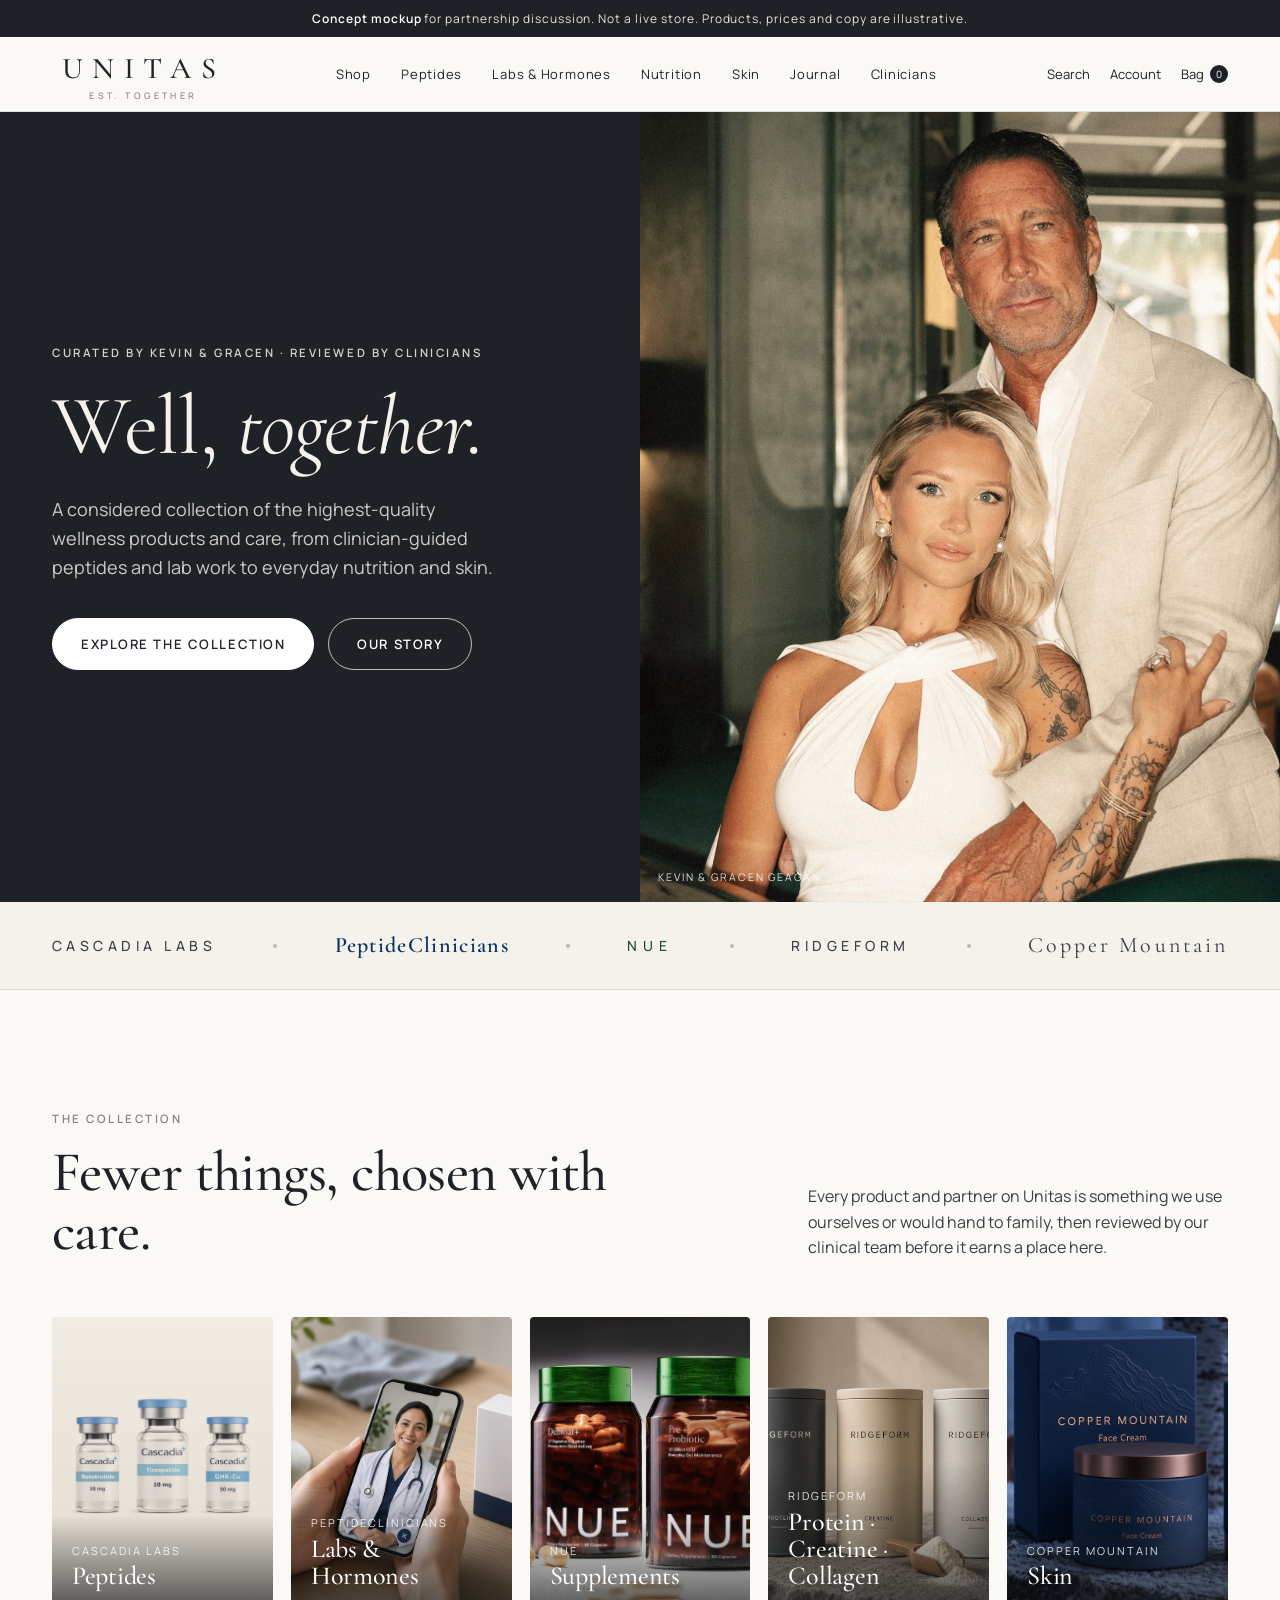
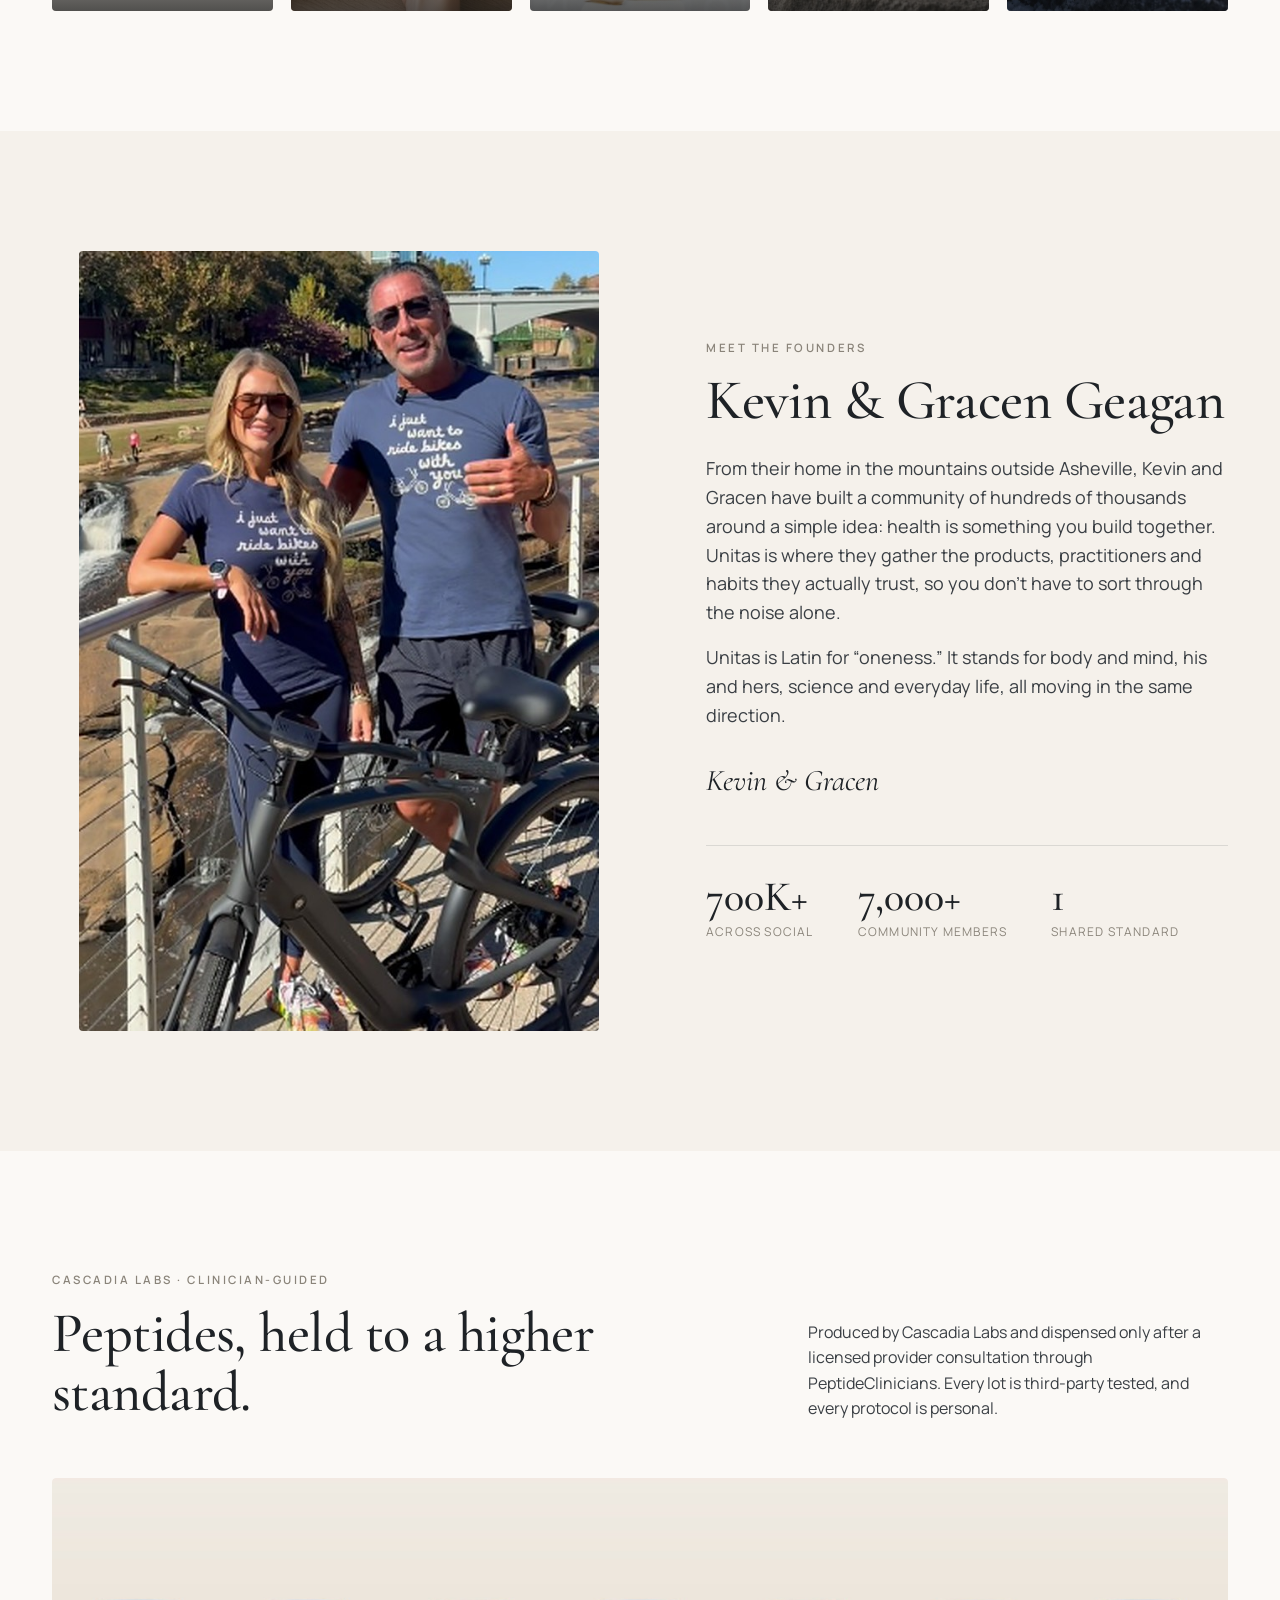
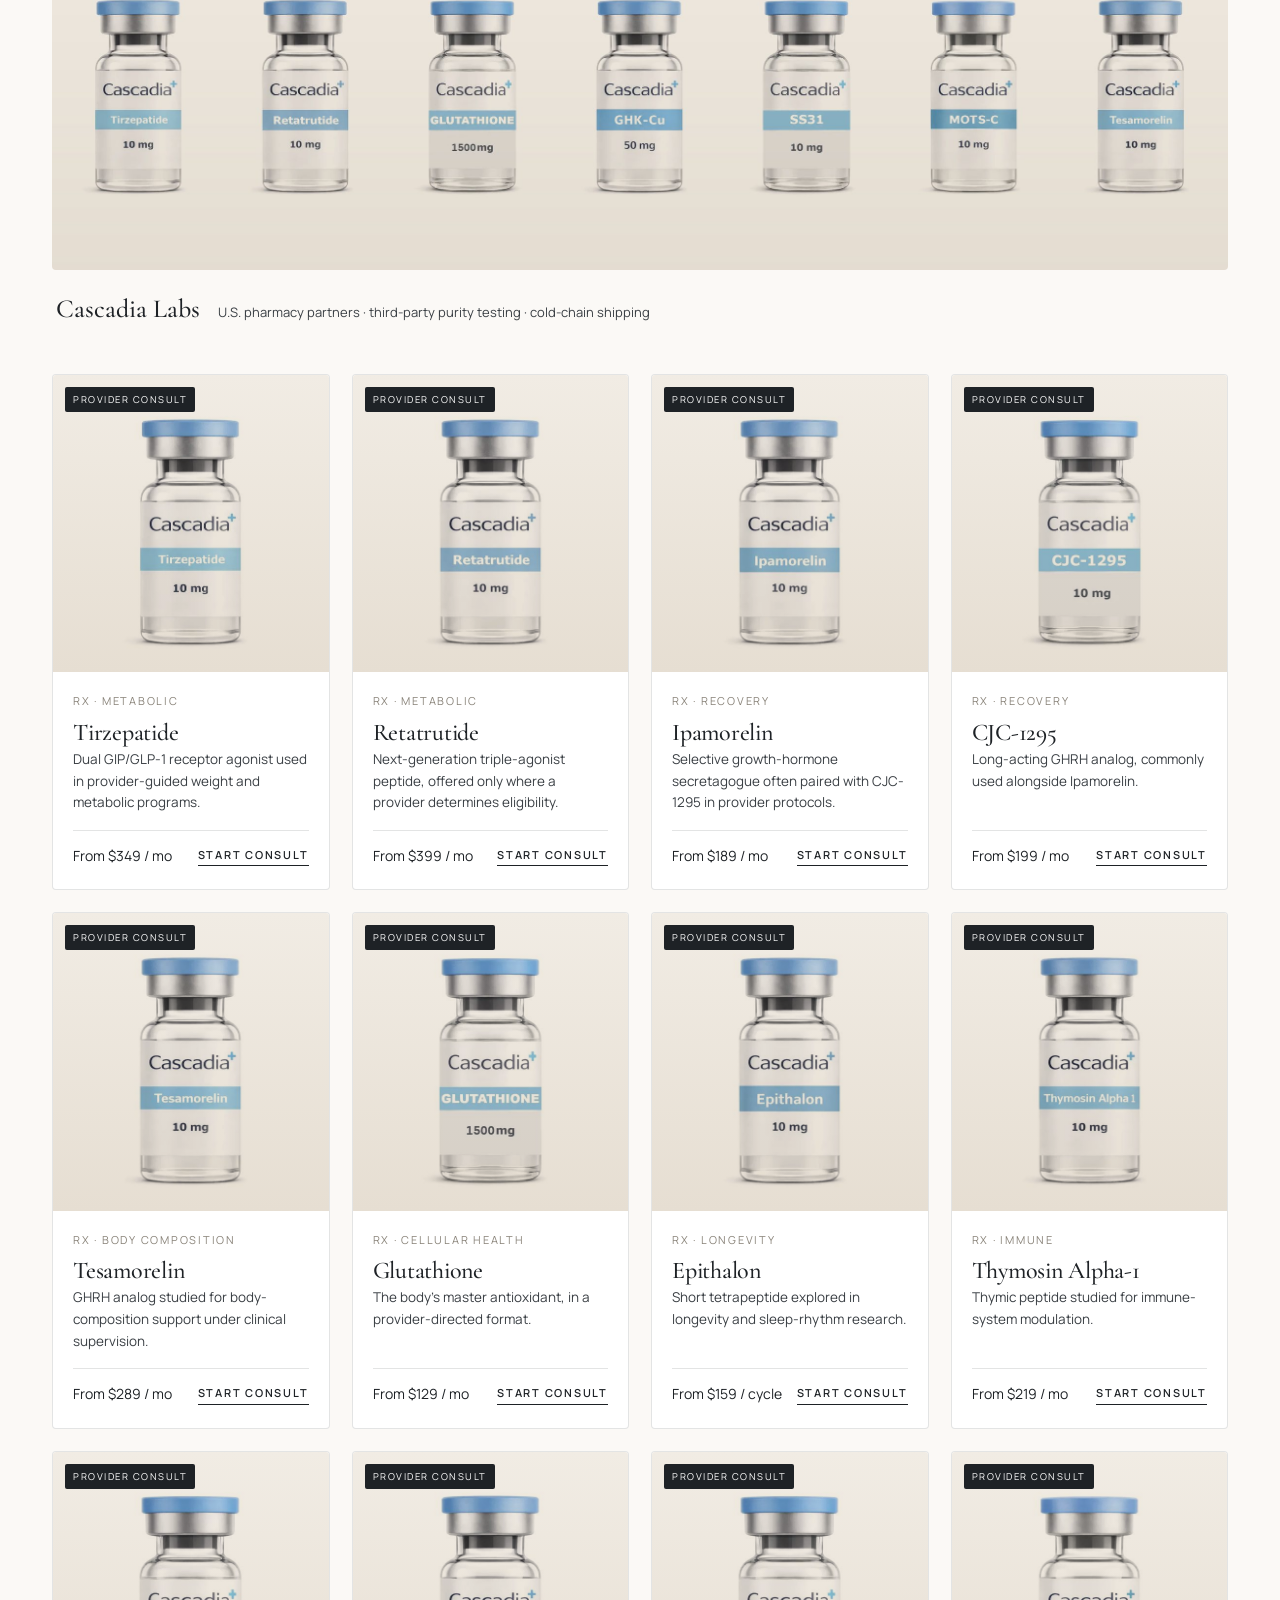
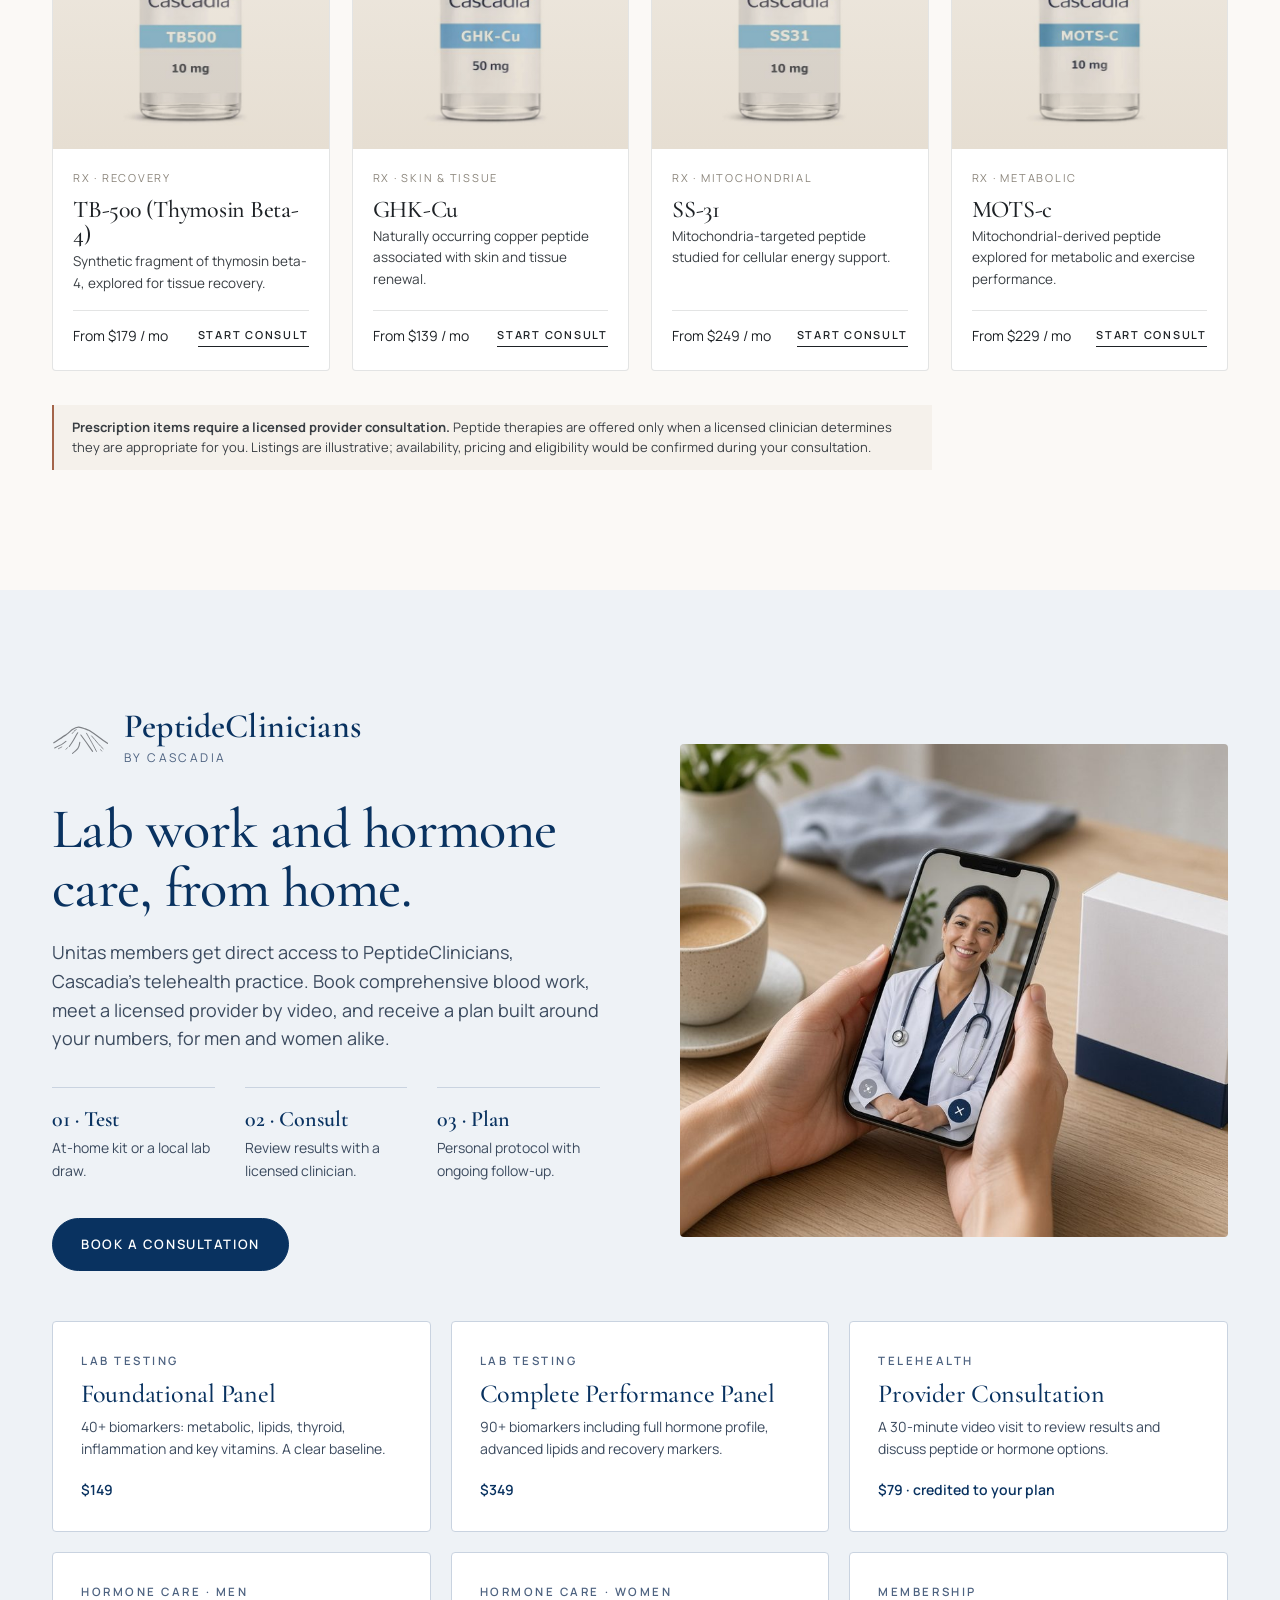
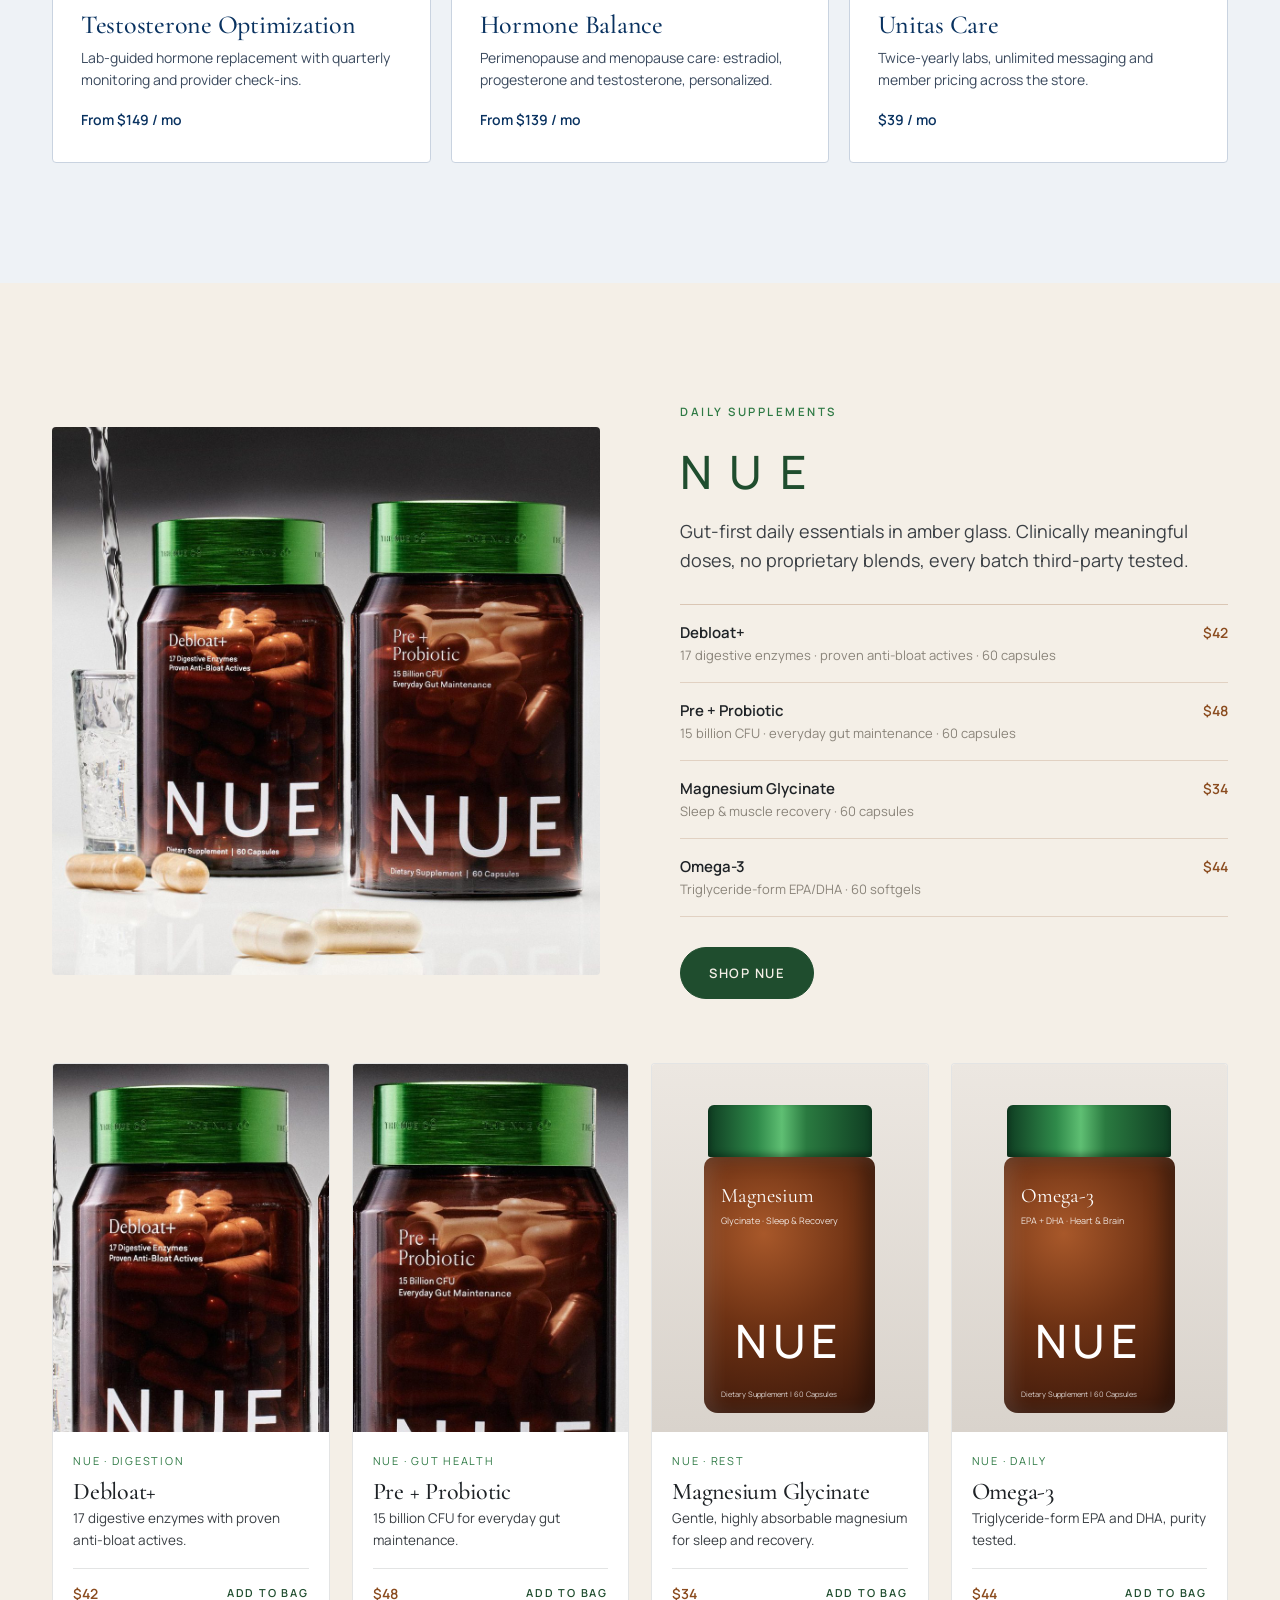
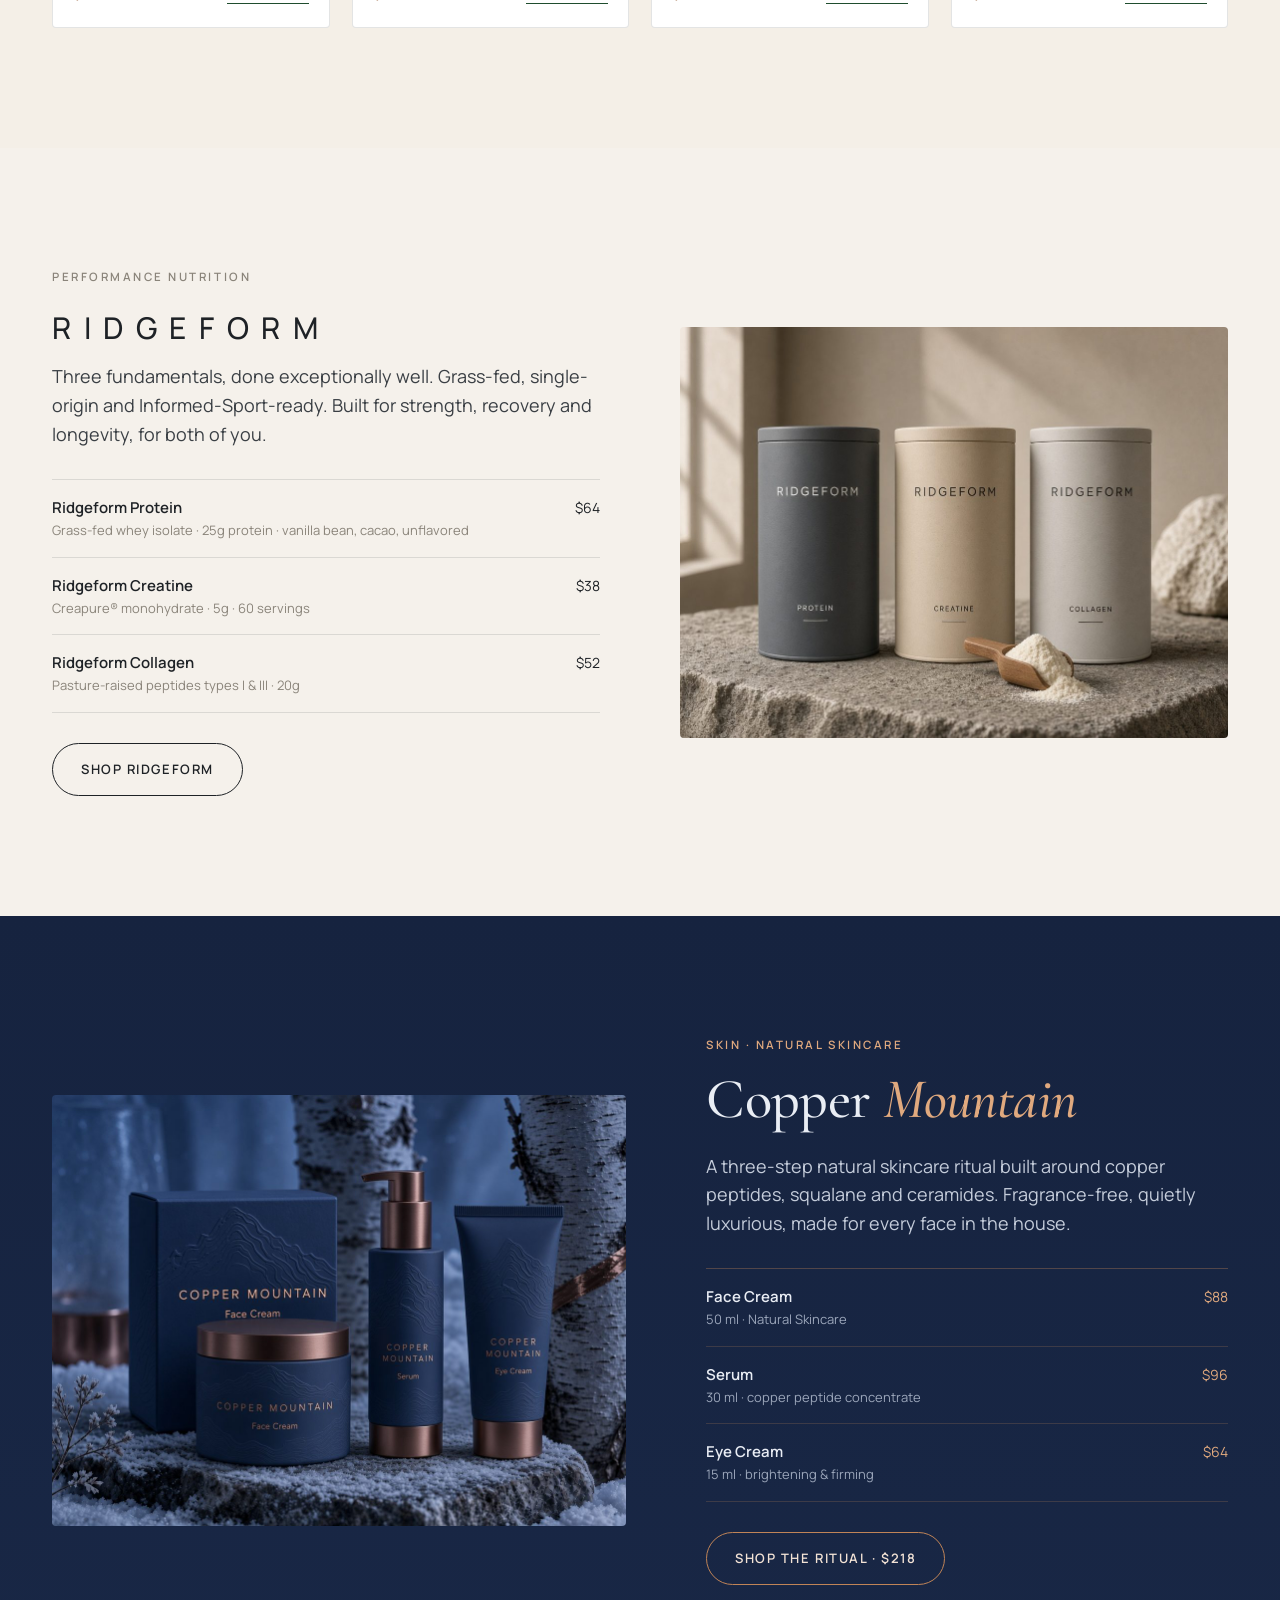
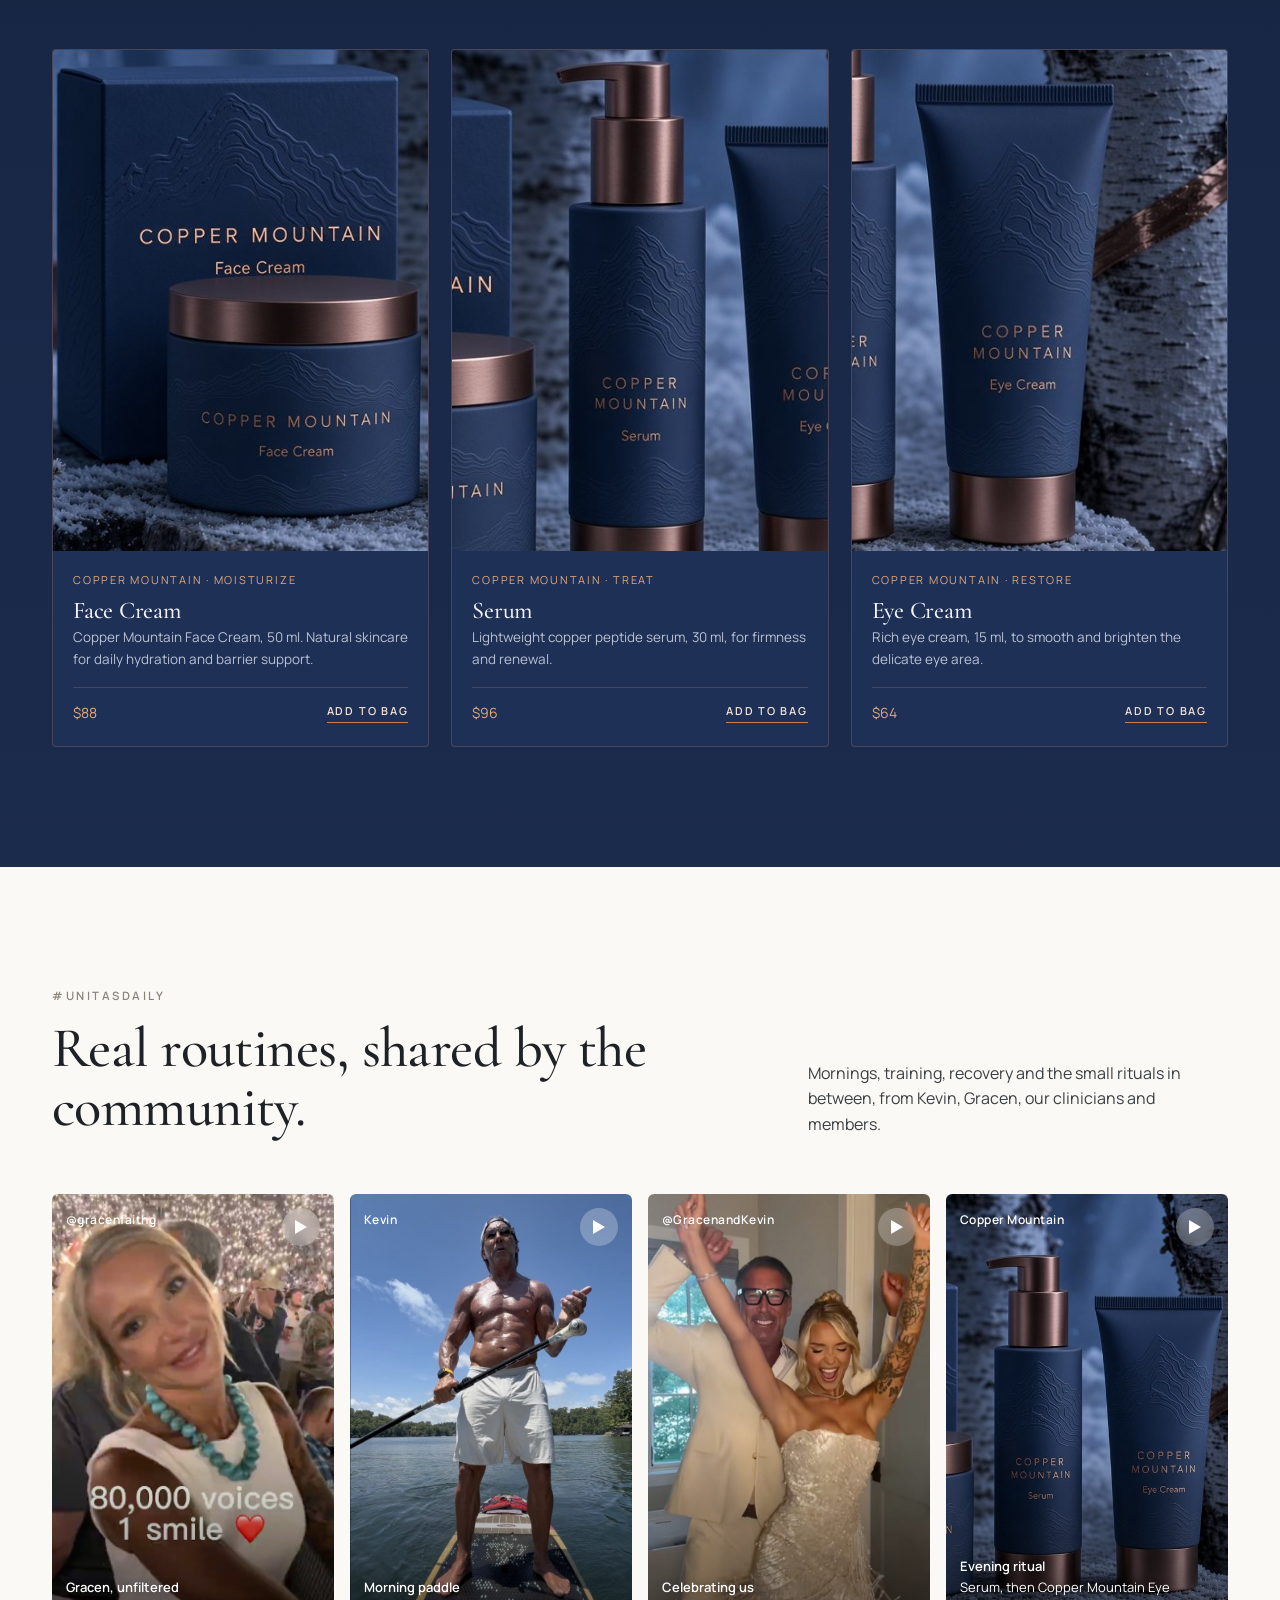
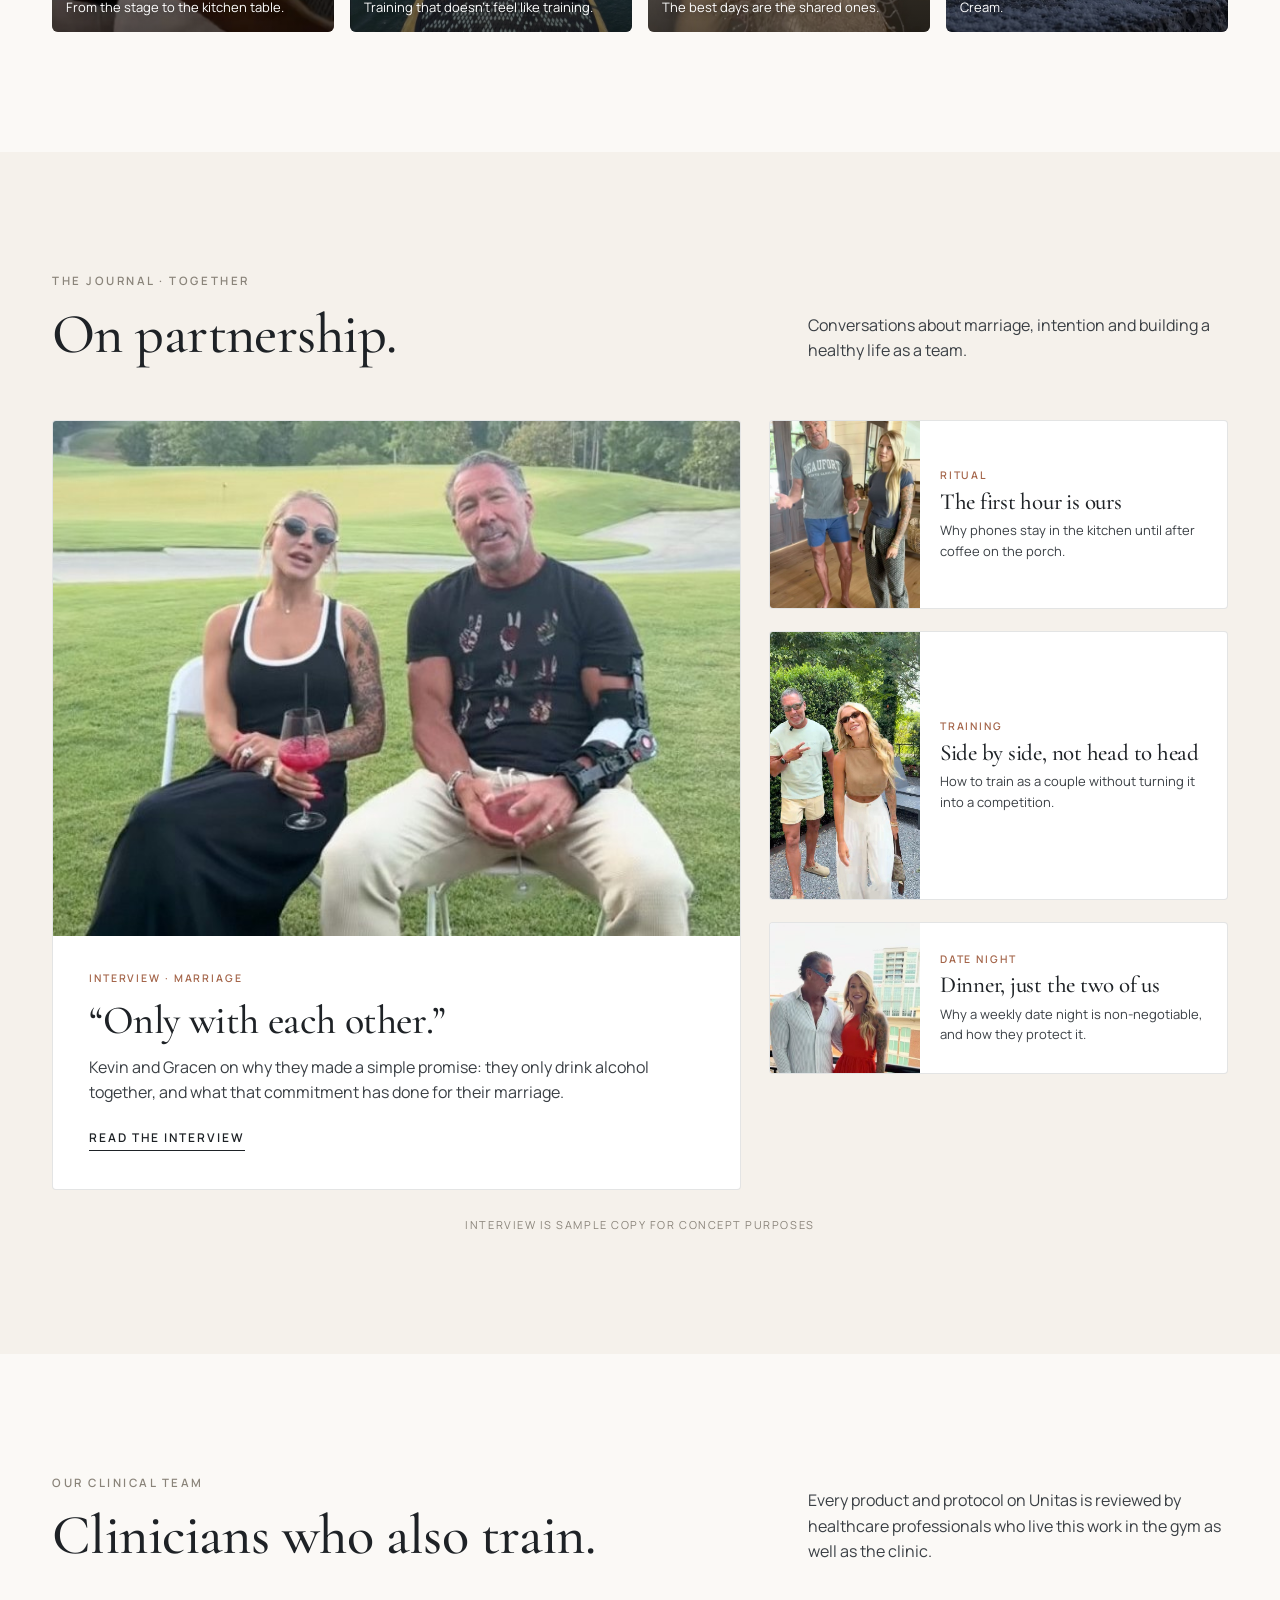
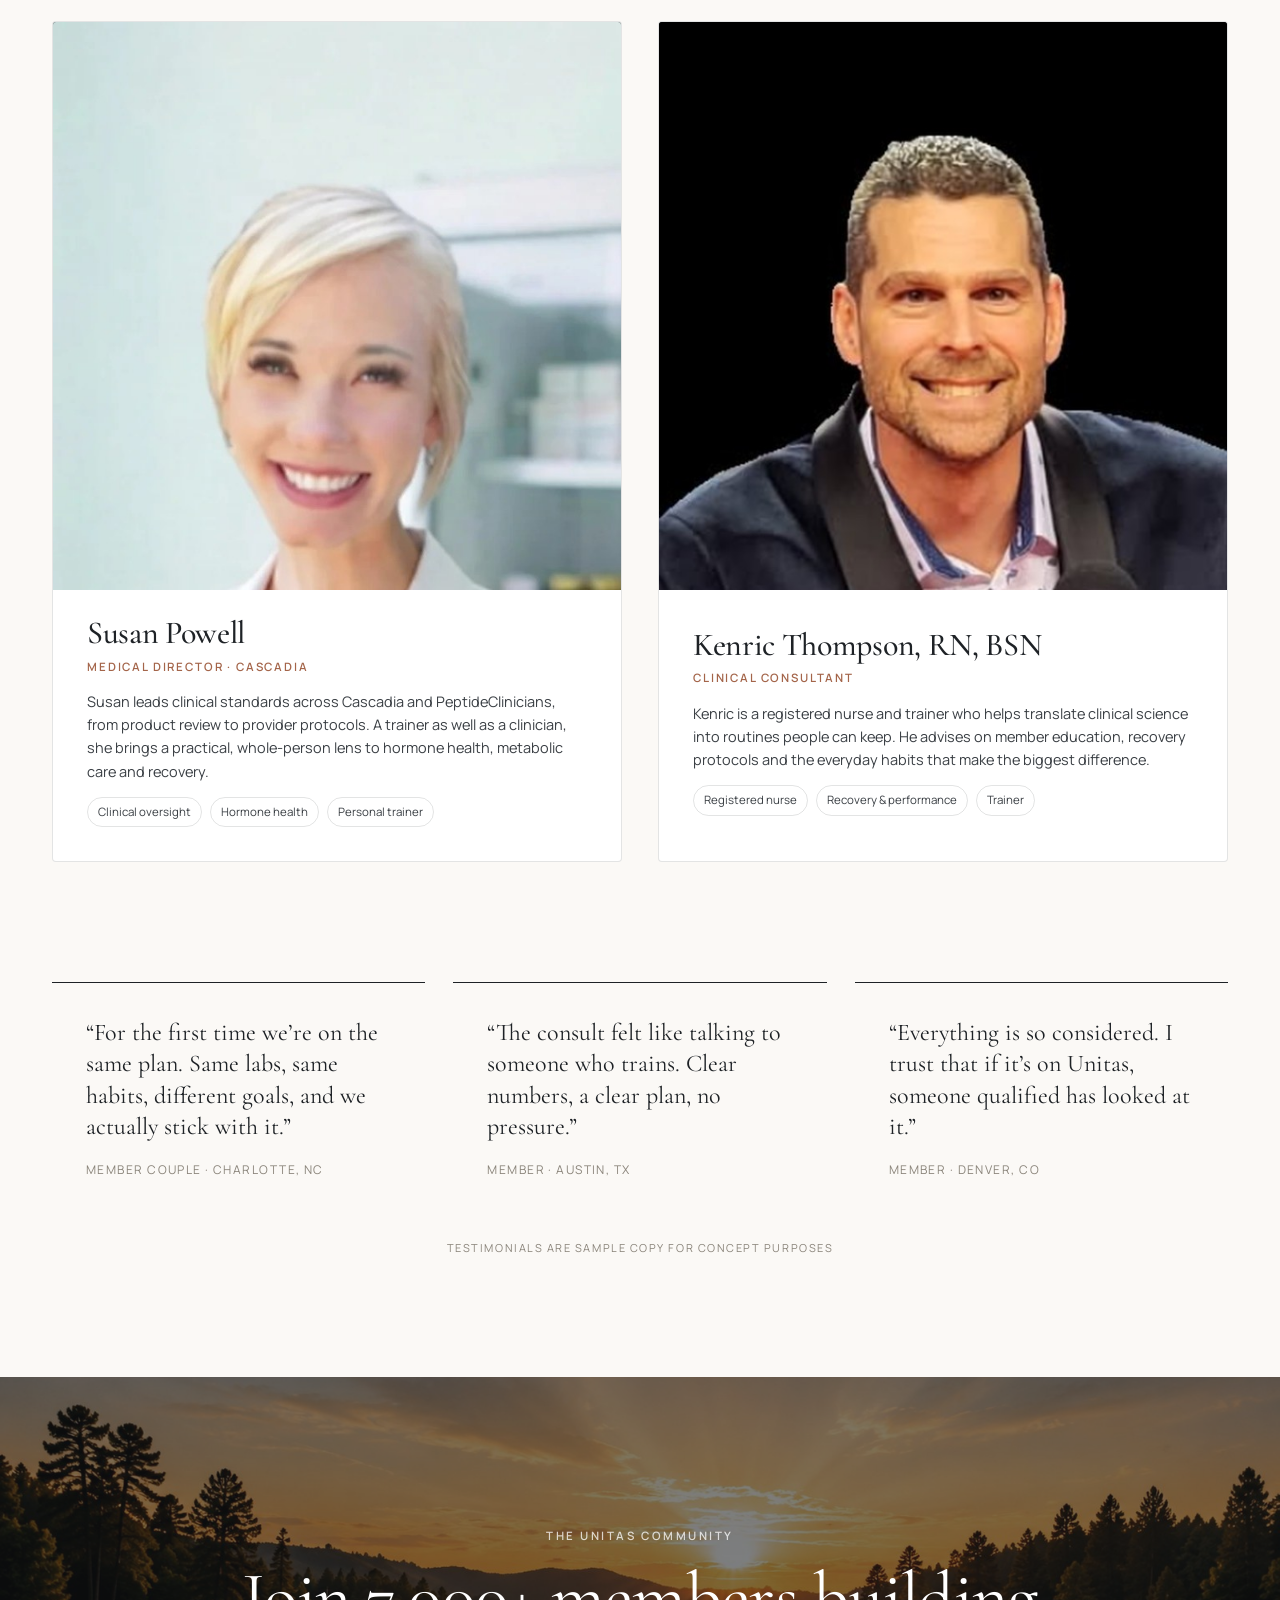
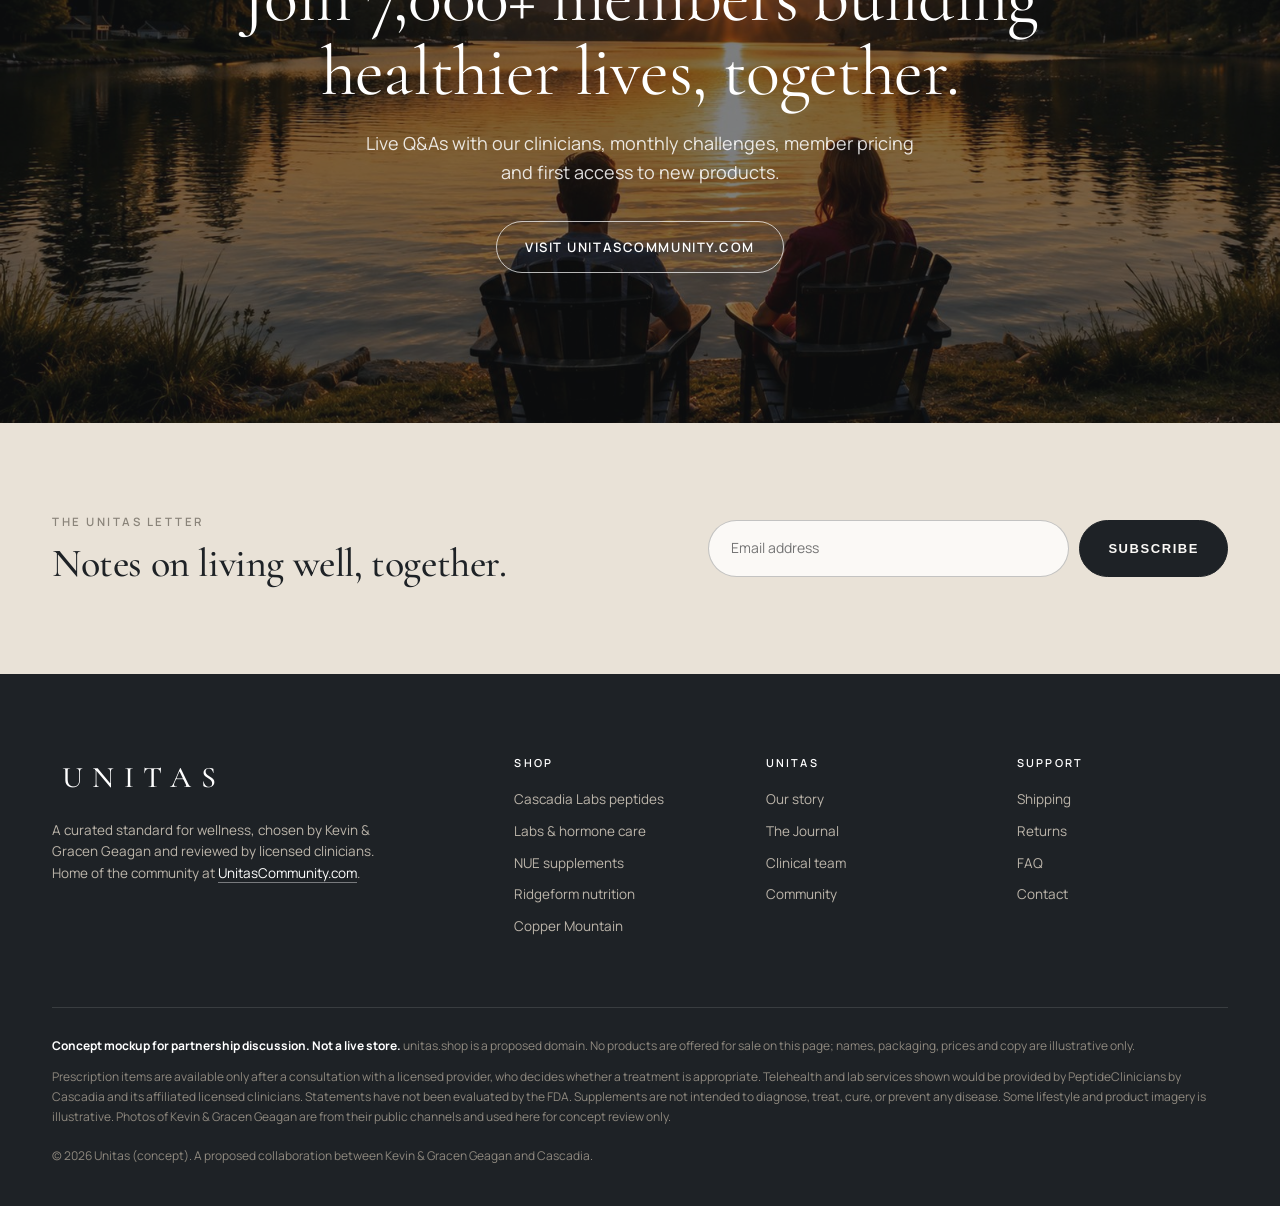
<file: index.html>
<!doctype html>
<html lang="en"><head>
<meta charset="utf-8"><meta name="viewport" content="width=device-width,initial-scale=1">
<meta name="robots" content="noindex,nofollow">
<title>Unitas · Well, together (concept mockup)</title>
<meta name="description" content="Unitas: a curated wellness concept. Concept mockup for partnership discussion.">
<link rel="preconnect" href="https://fonts.googleapis.com"><link rel="preconnect" href="https://fonts.gstatic.com" crossorigin>
<link href="https://fonts.googleapis.com/css2?family=Cormorant+Garamond:ital,wght@0,400;0,500;0,600;1,400;1,500&family=Manrope:wght@400;500;600&display=swap" rel="stylesheet">
<link rel="stylesheet" href="styles.css">
<link rel="icon" href="data:image/svg+xml,%3Csvg xmlns='http://www.w3.org/2000/svg' viewBox='0 0 64 64'%3E%3Crect width='64' height='64' rx='14' fill='%231E2226'/%3E%3Ctext x='32' y='44' font-family='Georgia' font-size='34' fill='%23F5F1EB' text-anchor='middle'%3EU%3C/text%3E%3C/svg%3E">
</head><body>
<div class="concept"><b>Concept mockup</b> for partnership discussion. Not a live store. Products, prices and copy are illustrative.</div>
<header class="nav"><div class="wrap">
  <a class="logo" href="index.html">UNITAS<small>EST. TOGETHER</small></a>
  <nav><a href="index.html#shop">Shop</a><a href="index.html#peptides">Peptides</a><a href="index.html#labs">Labs &amp; Hormones</a><a href="index.html#nutrition">Nutrition</a><a href="index.html#skin">Skin</a><a href="index.html#journal">Journal</a><a href="index.html#team">Clinicians</a></nav>
  <div class="icons"><a href="#">Search</a><a href="#">Account</a><a class="cart" href="#">Bag <span>0</span></a></div>
</div></header>

<section class="hero hero-split"><div class="hero-text"><div class="inner"><div class="eyebrow">Curated by Kevin &amp; Gracen · Reviewed by clinicians</div>
<h1>Well, <em>together.</em></h1>
<p>A considered collection of the highest-quality wellness products and care, from clinician-guided peptides and lab work to everyday nutrition and skin.</p>
<div class="ctas"><a class="btn btn-dark" href="#shop">Explore the collection</a><a class="btn btn-light" href="#founders">Our story</a></div></div></div>
<div class="hero-img"><img src="img/kevin-gracen-hero.jpg" alt="Kevin and Gracen Geagan"><span class="credit">Kevin &amp; Gracen Geagan</span></div></section>

<div class="brands"><div class="wrap">
<span class="sans">CASCADIA LABS</span><i class="dot"></i><span style="color:var(--navy);font-weight:600">PeptideClinicians</span><i class="dot"></i><span class="sans" style="letter-spacing:.42em;color:#1F4D2E">NUE</span><i class="dot"></i><span class="sans">RIDGEFORM</span><i class="dot"></i><span style="letter-spacing:.14em">Copper Mountain</span>
</div></div>

<section id="shop"><div class="wrap">
<div class="sec-head reveal"><div><div class="eyebrow">The Collection</div><h2>Fewer things, chosen with care.</h2></div><p>Every product and partner on Unitas is something we use ourselves or would hand to family, then reviewed by our clinical team before it earns a place here.</p></div>
<div class="cats">
<a class="cat reveal" href="#peptides"><img src="img/cascadia-vials-tile.jpg" alt="Cascadia Labs vials"><div class="lab"><small>Cascadia Labs</small><h4>Peptides</h4></div></a>
<a class="cat reveal" href="#labs"><img src="img/telehealth.jpg" alt=""><div class="lab"><small>PeptideClinicians</small><h4>Labs &amp; Hormones</h4></div></a>
<a class="cat reveal" href="#supplements"><img src="img/nue.jpg" alt="NUE supplements" style="object-position:60% 50%"><div class="lab"><small>NUE</small><h4>Supplements</h4></div></a>
<a class="cat reveal" href="#nutrition"><img src="img/ridgeform.jpg" alt=""><div class="lab"><small>Ridgeform</small><h4>Protein · Creatine · Collagen</h4></div></a>
<a class="cat reveal" href="#skin"><img src="img/cm-tile.jpg" alt="Copper Mountain Face Cream"><div class="lab"><small>Copper Mountain</small><h4>Skin</h4></div></a>
</div></div></section>

<section class="founders" id="founders"><div class="wrap split">
<div class="img reveal founders-img"><img src="img/kevin-gracen-bikes.jpg" alt="Kevin and Gracen Geagan with their bikes"></div>
<div class="reveal"><div class="eyebrow">Meet the founders</div><h2 style="margin:14px 0 24px">Kevin &amp; Gracen Geagan</h2>
<p class="lede">From their home in the mountains outside Asheville, Kevin and Gracen have built a community of hundreds of thousands around a simple idea: health is something you build together. Unitas is where they gather the products, practitioners and habits they actually trust, so you don’t have to sort through the noise alone.</p>
<p class="lede" style="margin-top:16px">Unitas is Latin for “oneness.” It stands for body and mind, his and hers, science and everyday life, all moving in the same direction.</p>
<div class="sig">Kevin &amp; Gracen</div>
<div class="stats"><div><b>700K+</b><small>Across social</small></div><div><b>7,000+</b><small>Community members</small></div><div><b>1</b><small>Shared standard</small></div></div>
</div></div></section>

<section id="peptides"><div class="wrap">
<div class="sec-head reveal"><div><div class="eyebrow">Cascadia Labs · Clinician-guided</div><h2>Peptides, held to a higher standard.</h2></div><p>Produced by Cascadia Labs and dispensed only after a licensed provider consultation through PeptideClinicians. Every lot is third-party tested, and every protocol is personal.</p></div>
<div class="banner-img vials-banner reveal"><img src="img/cascadia-vials-row.jpg" alt="A row of Cascadia vials"><div class="cap"><b>Cascadia Labs</b><small>U.S. pharmacy partners · third-party purity testing · cold-chain shipping</small></div></div>
<div class="grid"><article class="card reveal"><div class="thumb"><span class="badge">Provider consult</span><img class="vial" src="img/vials/tirzepatide.jpg" alt="Cascadia Tirzepatide vial"></div>
<div class="body"><div class="kind">Rx · Metabolic</div><h4>Tirzepatide</h4><p>Dual GIP/GLP-1 receptor agonist used in provider-guided weight and metabolic programs.</p><div class="row"><span>From $349 / mo</span><a href="#">Start consult</a></div></div></article>
<article class="card reveal"><div class="thumb"><span class="badge">Provider consult</span><img class="vial" src="img/vials/retatrutide.jpg" alt="Cascadia Retatrutide vial"></div>
<div class="body"><div class="kind">Rx · Metabolic</div><h4>Retatrutide</h4><p>Next-generation triple-agonist peptide, offered only where a provider determines eligibility.</p><div class="row"><span>From $399 / mo</span><a href="#">Start consult</a></div></div></article>
<article class="card reveal"><div class="thumb"><span class="badge">Provider consult</span><img class="vial" src="img/vials/ipamorelin.jpg" alt="Cascadia Ipamorelin vial"></div>
<div class="body"><div class="kind">Rx · Recovery</div><h4>Ipamorelin</h4><p>Selective growth-hormone secretagogue often paired with CJC-1295 in provider protocols.</p><div class="row"><span>From $189 / mo</span><a href="#">Start consult</a></div></div></article>
<article class="card reveal"><div class="thumb"><span class="badge">Provider consult</span><img class="vial" src="img/vials/cjc-1295.jpg" alt="Cascadia CJC-1295 vial"></div>
<div class="body"><div class="kind">Rx · Recovery</div><h4>CJC-1295</h4><p>Long-acting GHRH analog, commonly used alongside Ipamorelin.</p><div class="row"><span>From $199 / mo</span><a href="#">Start consult</a></div></div></article>
<article class="card reveal"><div class="thumb"><span class="badge">Provider consult</span><img class="vial" src="img/vials/tesamorelin.jpg" alt="Cascadia Tesamorelin vial"></div>
<div class="body"><div class="kind">Rx · Body composition</div><h4>Tesamorelin</h4><p>GHRH analog studied for body-composition support under clinical supervision.</p><div class="row"><span>From $289 / mo</span><a href="#">Start consult</a></div></div></article>
<article class="card reveal"><div class="thumb"><span class="badge">Provider consult</span><img class="vial" src="img/vials/glutathione.jpg" alt="Cascadia Glutathione vial"></div>
<div class="body"><div class="kind">Rx · Cellular health</div><h4>Glutathione</h4><p>The body’s master antioxidant, in a provider-directed format.</p><div class="row"><span>From $129 / mo</span><a href="#">Start consult</a></div></div></article>
<article class="card reveal"><div class="thumb"><span class="badge">Provider consult</span><img class="vial" src="img/vials/epithalon.jpg" alt="Cascadia Epithalon vial"></div>
<div class="body"><div class="kind">Rx · Longevity</div><h4>Epithalon</h4><p>Short tetrapeptide explored in longevity and sleep-rhythm research.</p><div class="row"><span>From $159 / cycle</span><a href="#">Start consult</a></div></div></article>
<article class="card reveal"><div class="thumb"><span class="badge">Provider consult</span><img class="vial" src="img/vials/thymosin-alpha-1.jpg" alt="Cascadia Thymosin Alpha-1 vial"></div>
<div class="body"><div class="kind">Rx · Immune</div><h4>Thymosin Alpha-1</h4><p>Thymic peptide studied for immune-system modulation.</p><div class="row"><span>From $219 / mo</span><a href="#">Start consult</a></div></div></article>
<article class="card reveal"><div class="thumb"><span class="badge">Provider consult</span><img class="vial" src="img/vials/tb-500.jpg" alt="Cascadia TB-500 (Thymosin Beta-4) vial"></div>
<div class="body"><div class="kind">Rx · Recovery</div><h4>TB-500 (Thymosin Beta-4)</h4><p>Synthetic fragment of thymosin beta-4, explored for tissue recovery.</p><div class="row"><span>From $179 / mo</span><a href="#">Start consult</a></div></div></article>
<article class="card reveal"><div class="thumb"><span class="badge">Provider consult</span><img class="vial" src="img/vials/ghk-cu.jpg" alt="Cascadia GHK-Cu vial"></div>
<div class="body"><div class="kind">Rx · Skin & tissue</div><h4>GHK-Cu</h4><p>Naturally occurring copper peptide associated with skin and tissue renewal.</p><div class="row"><span>From $139 / mo</span><a href="#">Start consult</a></div></div></article>
<article class="card reveal"><div class="thumb"><span class="badge">Provider consult</span><img class="vial" src="img/vials/ss-31.jpg" alt="Cascadia SS-31 vial"></div>
<div class="body"><div class="kind">Rx · Mitochondrial</div><h4>SS-31</h4><p>Mitochondria-targeted peptide studied for cellular energy support.</p><div class="row"><span>From $249 / mo</span><a href="#">Start consult</a></div></div></article>
<article class="card reveal"><div class="thumb"><span class="badge">Provider consult</span><img class="vial" src="img/vials/mots-c.jpg" alt="Cascadia MOTS-c vial"></div>
<div class="body"><div class="kind">Rx · Metabolic</div><h4>MOTS-c</h4><p>Mitochondrial-derived peptide explored for metabolic and exercise performance.</p><div class="row"><span>From $229 / mo</span><a href="#">Start consult</a></div></div></article></div>
<p class="notice reveal"><b>Prescription items require a licensed provider consultation.</b> Peptide therapies are offered only when a licensed clinician determines they are appropriate for you. Listings are illustrative; availability, pricing and eligibility would be confirmed during your consultation.</p>
</div></section>

<section class="pc" id="labs"><div class="wrap">
<div class="split" style="grid-template-columns:1fr 1fr">
<div class="reveal">
<div class="brandmark"><img src="img/pc-ridge.svg" alt=""><div><strong>PeptideClinicians</strong><small>by Cascadia</small></div></div>
<h2 style="margin:30px 0 20px">Lab work and hormone care, from home.</h2>
<p class="lede" style="color:#3b4a5e">Unitas members get direct access to PeptideClinicians, Cascadia’s telehealth practice. Book comprehensive blood work, meet a licensed provider by video, and receive a plan built around your numbers, for men and women alike.</p>
<div class="steps"><div><b>01 · Test</b>At-home kit or a local lab draw.</div><div><b>02 · Consult</b>Review results with a licensed clinician.</div><div><b>03 · Plan</b>Personal protocol with ongoing follow-up.</div></div>
<div style="margin-top:36px"><a class="btn btn-navy" href="#">Book a consultation</a></div>
</div>
<div class="img reveal" style="border-radius:4px;overflow:hidden"><img src="img/telehealth.jpg" alt="Telehealth video consultation beside an at-home lab kit" style="aspect-ratio:4/3.6;object-fit:cover"></div>
</div>
<div class="svc">
<div class="s reveal"><div class="eyebrow" style="color:#4d6280">Lab testing</div><h4>Foundational Panel</h4><p>40+ biomarkers: metabolic, lipids, thyroid, inflammation and key vitamins. A clear baseline.</p><div class="price">$149</div></div>
<div class="s reveal"><div class="eyebrow" style="color:#4d6280">Lab testing</div><h4>Complete Performance Panel</h4><p>90+ biomarkers including full hormone profile, advanced lipids and recovery markers.</p><div class="price">$349</div></div>
<div class="s reveal"><div class="eyebrow" style="color:#4d6280">Telehealth</div><h4>Provider Consultation</h4><p>A 30-minute video visit to review results and discuss peptide or hormone options.</p><div class="price">$79 · credited to your plan</div></div>
<div class="s reveal"><div class="eyebrow" style="color:#4d6280">Hormone care · Men</div><h4>Testosterone Optimization</h4><p>Lab-guided hormone replacement with quarterly monitoring and provider check-ins.</p><div class="price">From $149 / mo</div></div>
<div class="s reveal"><div class="eyebrow" style="color:#4d6280">Hormone care · Women</div><h4>Hormone Balance</h4><p>Perimenopause and menopause care: estradiol, progesterone and testosterone, personalized.</p><div class="price">From $139 / mo</div></div>
<div class="s reveal"><div class="eyebrow" style="color:#4d6280">Membership</div><h4>Unitas Care</h4><p>Twice-yearly labs, unlimited messaging and member pricing across the store.</p><div class="price">$39 / mo</div></div>
</div>
</div></section>

<section class="brandblock nue" id="supplements"><div class="wrap">
<div class="split">
<div class="img reveal" style="border-radius:4px;overflow:hidden"><img src="img/nue.jpg" alt="NUE Debloat+ and Pre + Probiotic bottles"></div>
<div class="reveal"><div class="eyebrow">Daily supplements</div><div class="nue-wordmark">NUE</div><p class="lede">Gut-first daily essentials in amber glass. Clinically meaningful doses, no proprietary blends, every batch third-party tested.</p>
<div class="plist">
<div><b>Debloat+<small>17 digestive enzymes · proven anti-bloat actives · 60 capsules</small></b><span>$42</span></div>
<div><b>Pre + Probiotic<small>15 billion CFU · everyday gut maintenance · 60 capsules</small></b><span>$48</span></div>
<div><b>Magnesium Glycinate<small>Sleep &amp; muscle recovery · 60 capsules</small></b><span>$34</span></div>
<div><b>Omega-3<small>Triglyceride-form EPA/DHA · 60 softgels</small></b><span>$44</span></div>
</div><div style="margin-top:30px"><a class="btn btn-nue" href="#">Shop NUE</a></div></div>
</div>
<div class="grid nue-grid">
<article class="card reveal"><div class="thumb"><img src="img/nue-debloat.jpg" alt="NUE Debloat+"></div><div class="body"><div class="kind">NUE · Digestion</div><h4>Debloat+</h4><p>17 digestive enzymes with proven anti-bloat actives.</p><div class="row"><span>$42</span><a href="#">Add to bag</a></div></div></article>
<article class="card reveal"><div class="thumb"><img src="img/nue-probiotic.jpg" alt="NUE Pre + Probiotic"></div><div class="body"><div class="kind">NUE · Gut health</div><h4>Pre + Probiotic</h4><p>15 billion CFU for everyday gut maintenance.</p><div class="row"><span>$48</span><a href="#">Add to bag</a></div></div></article>
<article class="card reveal"><div class="thumb"><div class="nue-render" aria-hidden="true"><div class="cap"></div><div class="glass"><span class="nm">Magnesium</span><span class="sb">Glycinate · Sleep &amp; Recovery</span><span class="wm">NUE</span><span class="ft">Dietary Supplement | 60 Capsules</span></div></div></div><div class="body"><div class="kind">NUE · Rest</div><h4>Magnesium Glycinate</h4><p>Gentle, highly absorbable magnesium for sleep and recovery.</p><div class="row"><span>$34</span><a href="#">Add to bag</a></div></div></article>
<article class="card reveal"><div class="thumb"><div class="nue-render" aria-hidden="true"><div class="cap"></div><div class="glass"><span class="nm">Omega-3</span><span class="sb">EPA + DHA · Heart &amp; Brain</span><span class="wm">NUE</span><span class="ft">Dietary Supplement | 60 Capsules</span></div></div></div><div class="body"><div class="kind">NUE · Daily</div><h4>Omega-3</h4><p>Triglyceride-form EPA and DHA, purity tested.</p><div class="row"><span>$44</span><a href="#">Add to bag</a></div></div></article>
</div>
</div></section>

<section class="brandblock alt" id="nutrition"><div class="wrap split">
<div class="reveal" style="order:0"><div class="eyebrow">Performance nutrition</div><div class="wordmark sans" style="margin:18px 0 10px">RIDGEFORM</div><p class="lede">Three fundamentals, done exceptionally well. Grass-fed, single-origin and Informed-Sport-ready. Built for strength, recovery and longevity, for both of you.</p>
<div class="plist">
<div><b>Ridgeform Protein<small>Grass-fed whey isolate · 25g protein · vanilla bean, cacao, unflavored</small></b><span>$64</span></div>
<div><b>Ridgeform Creatine<small>Creapure® monohydrate · 5g · 60 servings</small></b><span>$38</span></div>
<div><b>Ridgeform Collagen<small>Pasture-raised peptides types I &amp; III · 20g</small></b><span>$52</span></div>
</div><div style="margin-top:30px"><a class="btn btn-ghost" href="#">Shop Ridgeform</a></div></div>
<div class="img reveal" style="border-radius:4px;overflow:hidden"><img src="img/ridgeform.jpg" alt="Ridgeform protein, creatine and collagen canisters" style="aspect-ratio:4/3;object-fit:cover"></div>
</div></section>

<section class="copper" id="skin"><div class="wrap">
<div class="split">
<div class="img reveal" style="border-radius:4px;overflow:hidden"><img src="img/copper-mountain.jpg" alt="Copper Mountain Face Cream, Serum and Eye Cream among snow and birch trees"></div>
<div class="reveal"><div class="eyebrow">Skin · Natural skincare</div><h2 style="margin:16px 0 22px">Copper <em>Mountain</em></h2>
<p class="lede">A three-step natural skincare ritual built around copper peptides, squalane and ceramides. Fragrance-free, quietly luxurious, made for every face in the house.</p>
<div class="plist">
<div><b>Face Cream<small>50 ml · Natural Skincare</small></b><span>$88</span></div>
<div><b>Serum<small>30 ml · copper peptide concentrate</small></b><span>$96</span></div>
<div><b>Eye Cream<small>15 ml · brightening &amp; firming</small></b><span>$64</span></div>
</div>
<div style="margin-top:30px"><a class="btn" href="#">Shop the ritual · $218</a></div></div>
</div>
<div class="grid cm-grid">
<article class="card reveal"><div class="thumb"><img src="img/cm-face-cream.jpg" alt="Copper Mountain Face Cream"></div><div class="body"><div class="kind">Copper Mountain · Moisturize</div><h4>Face Cream</h4><p>Copper Mountain Face Cream, 50 ml. Natural skincare for daily hydration and barrier support.</p><div class="row"><span>$88</span><a href="#">Add to bag</a></div></div></article>
<article class="card reveal"><div class="thumb"><img src="img/cm-serum.jpg" alt="Copper Mountain Serum"></div><div class="body"><div class="kind">Copper Mountain · Treat</div><h4>Serum</h4><p>Lightweight copper peptide serum, 30 ml, for firmness and renewal.</p><div class="row"><span>$96</span><a href="#">Add to bag</a></div></div></article>
<article class="card reveal"><div class="thumb"><img src="img/cm-eye-cream.jpg" alt="Copper Mountain Eye Cream"></div><div class="body"><div class="kind">Copper Mountain · Restore</div><h4>Eye Cream</h4><p>Rich eye cream, 15 ml, to smooth and brighten the delicate eye area.</p><div class="row"><span>$64</span><a href="#">Add to bag</a></div></div></article>
</div>
</div></section>

<section id="ugc"><div class="wrap">
<div class="sec-head reveal"><div><div class="eyebrow">#UnitasDaily</div><h2>Real routines, shared by the community.</h2></div><p>Mornings, training, recovery and the small rituals in between, from Kevin, Gracen, our clinicians and members.</p></div>
<div class="ugc">
<div class="tile reveal"><img src="img/ugc-gracen.jpg" alt="Gracen Geagan"><span class="handle">@gracenfaithg</span><span class="play"><svg width="12" height="14" viewBox="0 0 12 14"><path d="M0 0l12 7-12 7z" fill="#fff"/></svg></span><div class="meta"><b>Gracen, unfiltered</b>From the stage to the kitchen table.</div></div>
<div class="tile reveal"><img src="img/ugc-kevin-paddleboard.jpg" alt="Kevin Geagan paddleboarding"><span class="handle">Kevin</span><span class="play"><svg width="12" height="14" viewBox="0 0 12 14"><path d="M0 0l12 7-12 7z" fill="#fff"/></svg></span><div class="meta"><b>Morning paddle</b>Training that doesn’t feel like training.</div></div>
<div class="tile reveal"><img src="img/ugc-kevin-gracen-celebrate.jpg" alt="Kevin and Gracen celebrating"><span class="handle">@GracenandKevin</span><span class="play"><svg width="12" height="14" viewBox="0 0 12 14"><path d="M0 0l12 7-12 7z" fill="#fff"/></svg></span><div class="meta"><b>Celebrating us</b>The best days are the shared ones.</div></div>
<div class="tile reveal"><img src="img/ugc-copper-mountain.jpg" alt="Copper Mountain Serum and Eye Cream"><span class="handle">Copper Mountain</span><span class="play"><svg width="12" height="14" viewBox="0 0 12 14"><path d="M0 0l12 7-12 7z" fill="#fff"/></svg></span><div class="meta"><b>Evening ritual</b>Serum, then Copper Mountain Eye Cream.</div></div>
</div></div></section>

<section class="journal" id="journal"><div class="wrap">
<div class="sec-head reveal"><div><div class="eyebrow">The Journal · Together</div><h2>On partnership.</h2></div><p>Conversations about marriage, intention and building a healthy life as a team.</p></div>
<div class="jgrid">
<a class="jfeature reveal" href="journal/together.html"><div class="im"><img src="img/journal-together-kg.jpg" alt="Kevin and Gracen sharing a drink at sunset"></div>
<div class="tx"><div class="tag">Interview · Marriage</div><h3>“Only with each other.”</h3><p>Kevin and Gracen on why they made a simple promise: they only drink alcohol together, and what that commitment has done for their marriage.</p><span class="read">Read the interview</span></div></a>
<div class="jside">
<a class="jcard reveal" href="#"><div class="im"><img src="img/journal-home-kg.jpg" alt="Kevin and Gracen at home"></div><div class="tx"><div class="tag">Ritual</div><h4>The first hour is ours</h4><p>Why phones stay in the kitchen until after coffee on the porch.</p></div></a>
<a class="jcard reveal" href="#"><div class="im"><img src="img/kevin-gracen-garden.jpg" alt="Kevin and Gracen Geagan" style="object-position:center 20%"></div><div class="tx"><div class="tag">Training</div><h4>Side by side, not head to head</h4><p>How to train as a couple without turning it into a competition.</p></div></a>
<a class="jcard reveal" href="#"><div class="im"><img src="img/journal-dinner-kg.jpg" alt="Kevin and Gracen dressed for dinner" style="object-position:center 20%"></div><div class="tx"><div class="tag">Date night</div><h4>Dinner, just the two of us</h4><p>Why a weekly date night is non-negotiable, and how they protect it.</p></div></a>
</div></div>
<p class="sample">Interview is sample copy for concept purposes</p>
</div></section>

<section id="team"><div class="wrap">
<div class="sec-head reveal"><div><div class="eyebrow">Our clinical team</div><h2>Clinicians who also train.</h2></div><p>Every product and protocol on Unitas is reviewed by healthcare professionals who live this work in the gym as well as the clinic.</p></div>
<div class="team">
<div class="member reveal"><div class="im"><img src="img/susan-powell.jpg" alt="Susan Powell, Cascadia Medical Director"></div>
<div><h3>Susan Powell</h3><div class="role">Medical Director · Cascadia</div><p>Susan leads clinical standards across Cascadia and PeptideClinicians, from product review to provider protocols. A trainer as well as a clinician, she brings a practical, whole-person lens to hormone health, metabolic care and recovery.</p><ul><li>Clinical oversight</li><li>Hormone health</li><li>Personal trainer</li></ul></div></div>
<div class="member reveal"><div class="im"><img src="img/kenric-thompson.jpg" alt="Kenric Thompson, RN, BSN"></div>
<div><h3>Kenric Thompson, RN, BSN</h3><div class="role">Clinical Consultant</div><p>Kenric is a registered nurse and trainer who helps translate clinical science into routines people can keep. He advises on member education, recovery protocols and the everyday habits that make the biggest difference.</p><ul><li>Registered nurse</li><li>Recovery &amp; performance</li><li>Trainer</li></ul></div></div>
</div></div></section>

<section style="padding-top:0"><div class="wrap">
<div class="quotes">
<div class="quote reveal"><p>“For the first time we’re on the same plan. Same labs, same habits, different goals, and we actually stick with it.”</p><small>Member couple · Charlotte, NC</small></div>
<div class="quote reveal"><p>“The consult felt like talking to someone who trains. Clear numbers, a clear plan, no pressure.”</p><small>Member · Austin, TX</small></div>
<div class="quote reveal"><p>“Everything is so considered. I trust that if it’s on Unitas, someone qualified has looked at it.”</p><small>Member · Denver, CO</small></div>
</div><p class="sample">Testimonials are sample copy for concept purposes</p>
</div></section>

<section class="community"><img src="img/community-lake.jpg" alt="">
<div class="wrap"><div class="eyebrow">The Unitas Community</div><h2>Join 7,000+ members building healthier lives, together.</h2><p>Live Q&amp;As with our clinicians, monthly challenges, member pricing and first access to new products.</p><a class="btn btn-light" href="https://unitascommunity.com" target="_blank" rel="noopener">Visit UnitasCommunity.com</a></div></section>

<section class="news"><div class="wrap">
  <div><div class="eyebrow">The Unitas Letter</div><h2 style="font-size:40px;margin-top:10px">Notes on living well, together.</h2></div>
  <form onsubmit="event.preventDefault();this.querySelector('button').textContent='Thank you';"><input type="email" placeholder="Email address" aria-label="Email address"><button class="btn btn-dark" type="submit">Subscribe</button></form>
</div></section>
<footer><div class="wrap">
  <div class="cols">
    <div><a class="logo" href="index.html">UNITAS</a><p style="margin-top:18px;max-width:340px">A curated standard for wellness, chosen by Kevin &amp; Gracen Geagan and reviewed by licensed clinicians. Home of the community at <a href="https://unitascommunity.com" style="color:#fff;border-bottom:1px solid rgba(255,255,255,.4)">UnitasCommunity.com</a>.</p></div>
    <div><h5>Shop</h5><ul><li>Cascadia Labs peptides</li><li>Labs &amp; hormone care</li><li>NUE supplements</li><li>Ridgeform nutrition</li><li>Copper Mountain</li></ul></div>
    <div><h5>Unitas</h5><ul><li>Our story</li><li>The Journal</li><li>Clinical team</li><li>Community</li></ul></div>
    <div><h5>Support</h5><ul><li>Shipping</li><li>Returns</li><li>FAQ</li><li>Contact</li></ul></div>
  </div>
  <div class="legal">
    <p><b style="color:#fff">Concept mockup for partnership discussion. Not a live store.</b> unitas.shop is a proposed domain. No products are offered for sale on this page; names, packaging, prices and copy are illustrative only.</p>
    <p>Prescription items are available only after a consultation with a licensed provider, who decides whether a treatment is appropriate. Telehealth and lab services shown would be provided by PeptideClinicians by Cascadia and its affiliated licensed clinicians. Statements have not been evaluated by the FDA. Supplements are not intended to diagnose, treat, cure, or prevent any disease. Some lifestyle and product imagery is illustrative. Photos of Kevin &amp; Gracen Geagan are from their public channels and used here for concept review only.</p>
    <p style="margin-top:18px">© 2026 Unitas (concept). A proposed collaboration between Kevin &amp; Gracen Geagan and Cascadia.</p>
  </div>
</div></footer>
<script>
const io=new IntersectionObserver(es=>es.forEach(e=>{if(e.isIntersecting){e.target.classList.add('in');io.unobserve(e.target)}}),{threshold:.12});
document.querySelectorAll('.reveal').forEach(el=>io.observe(el));
</script>
</body></html>
</file>
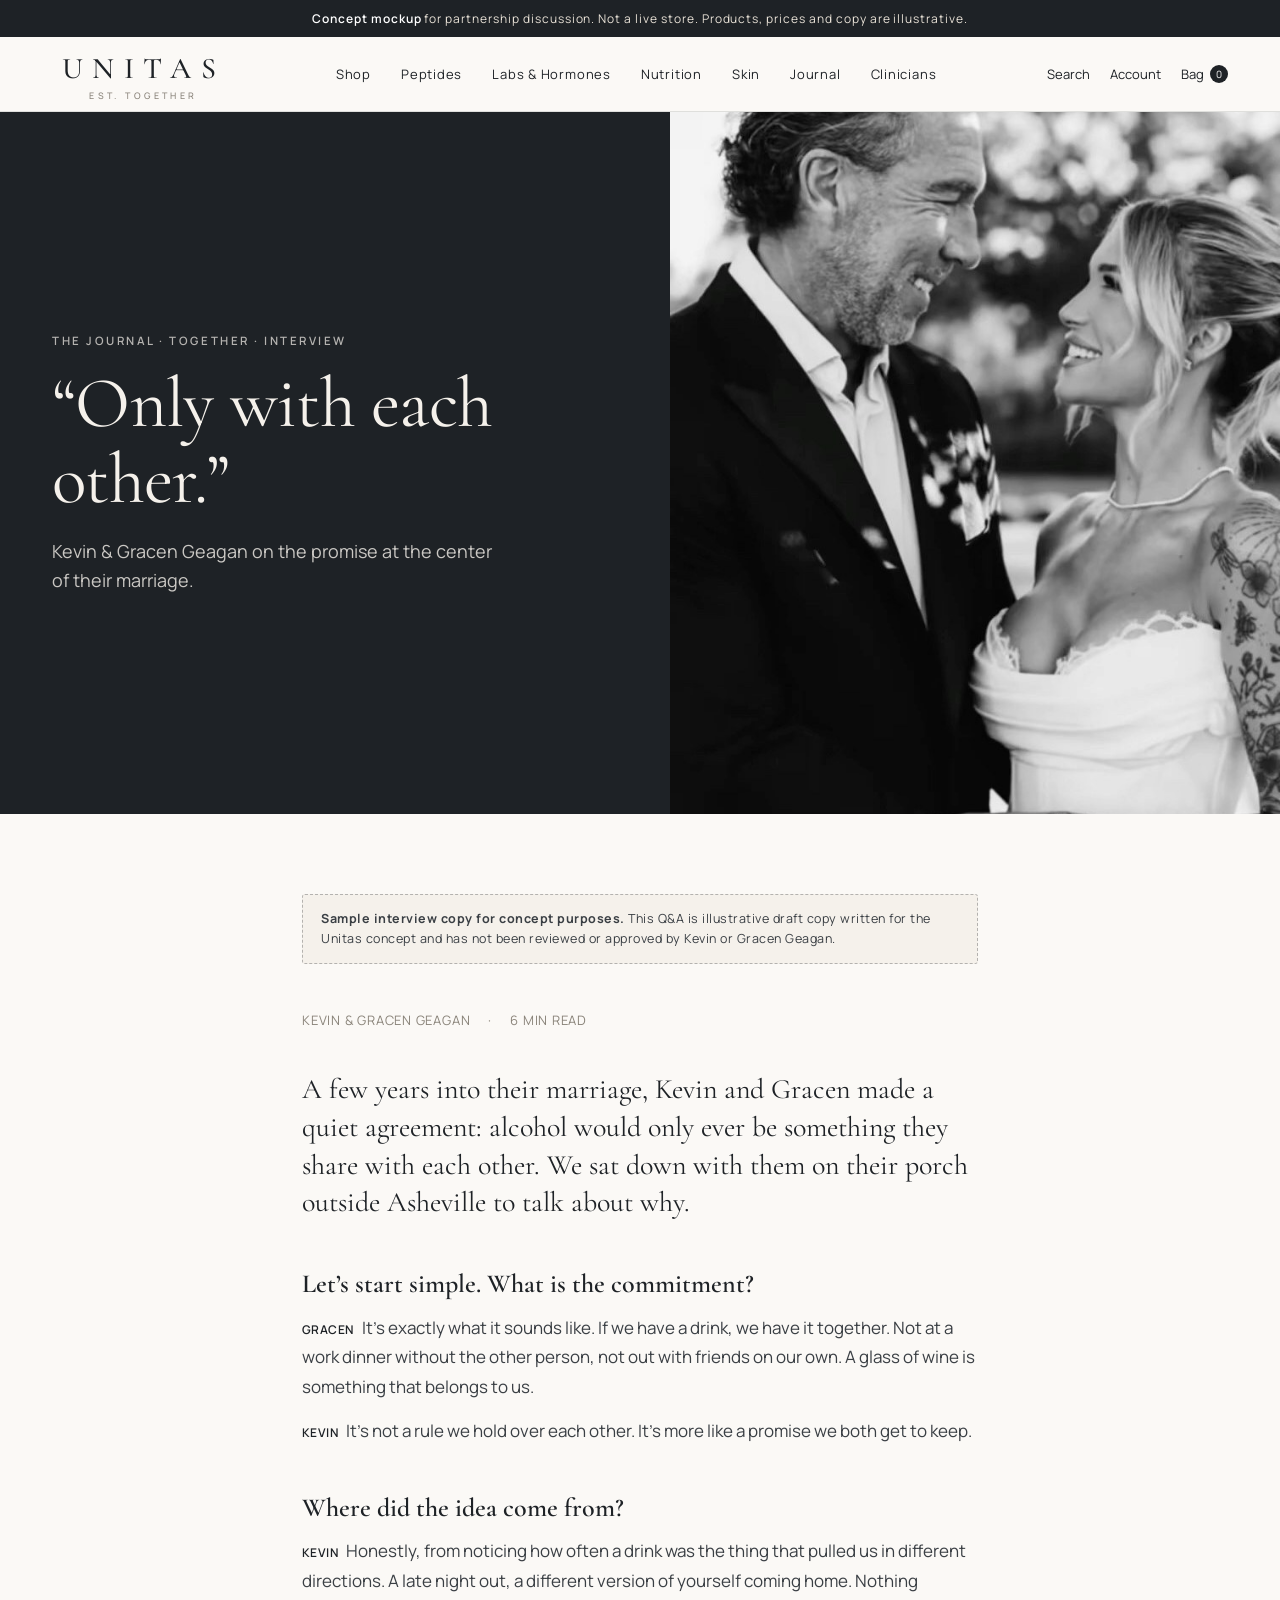
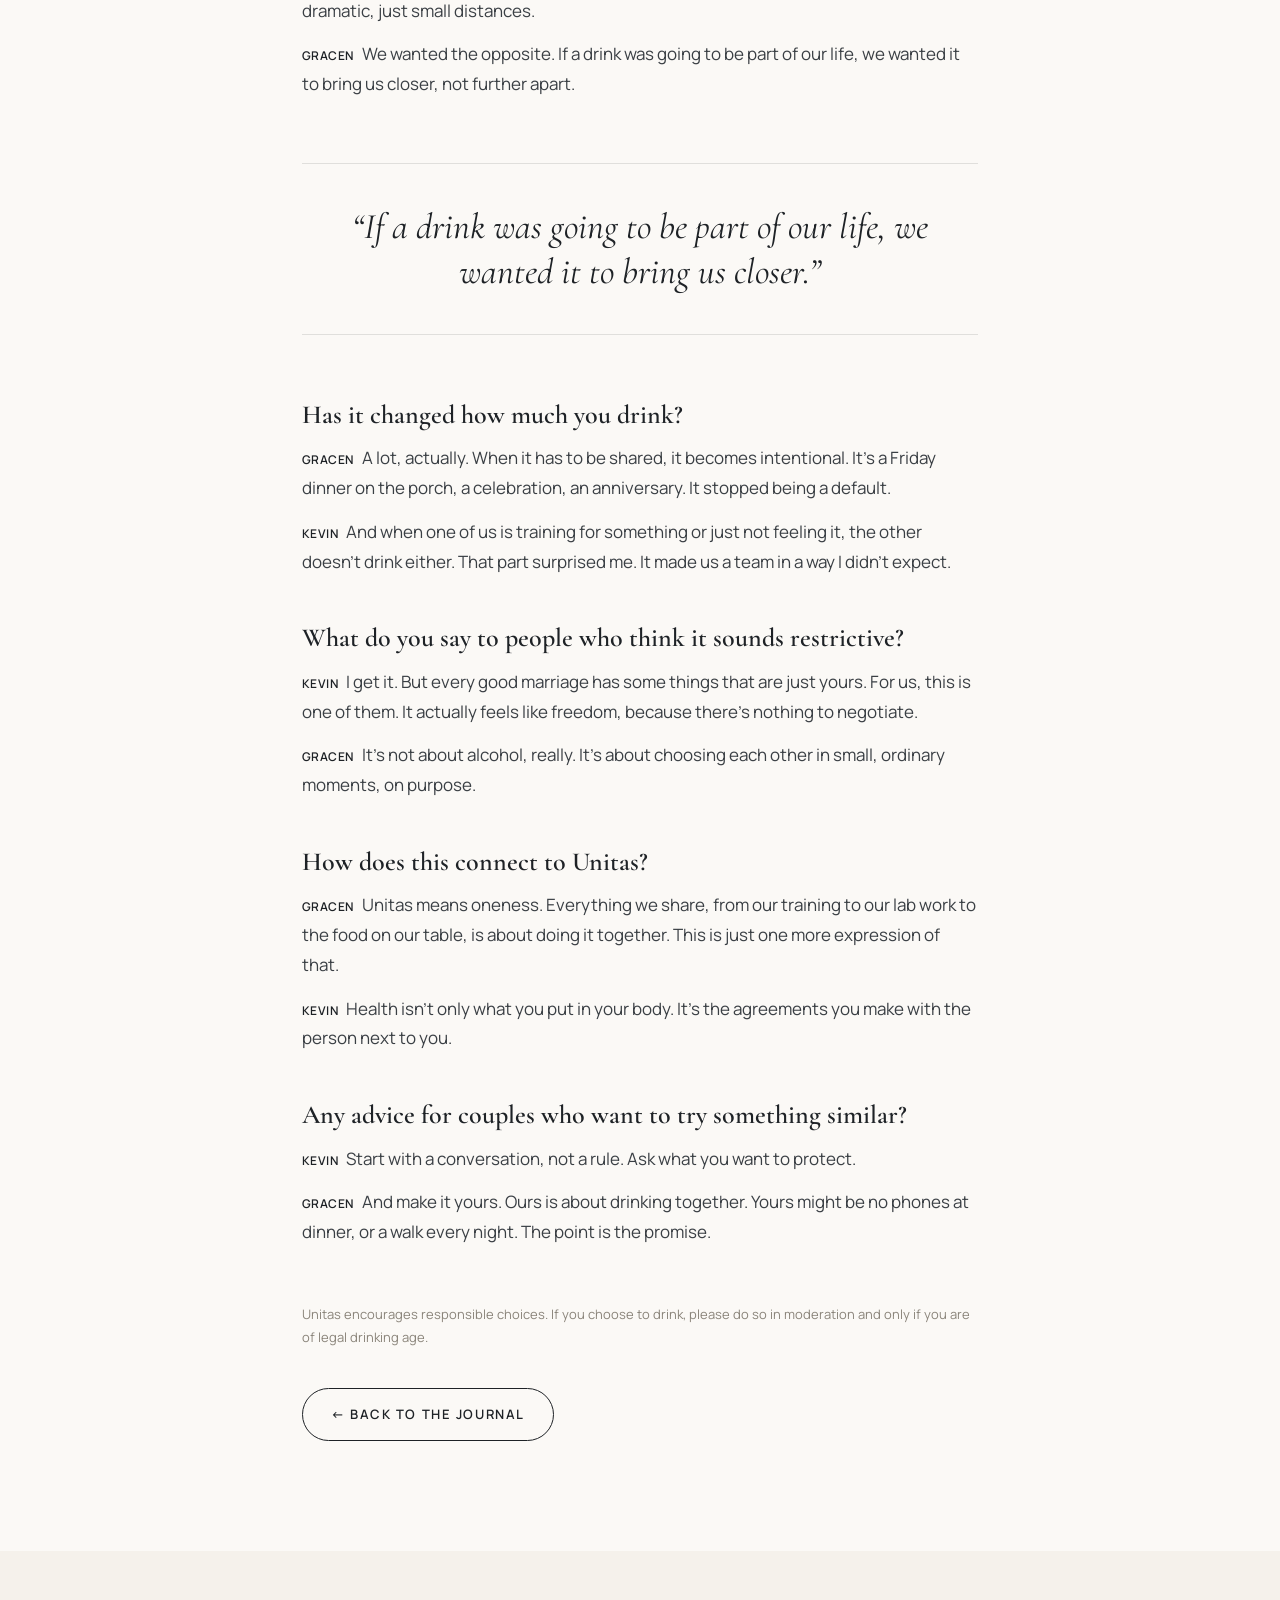
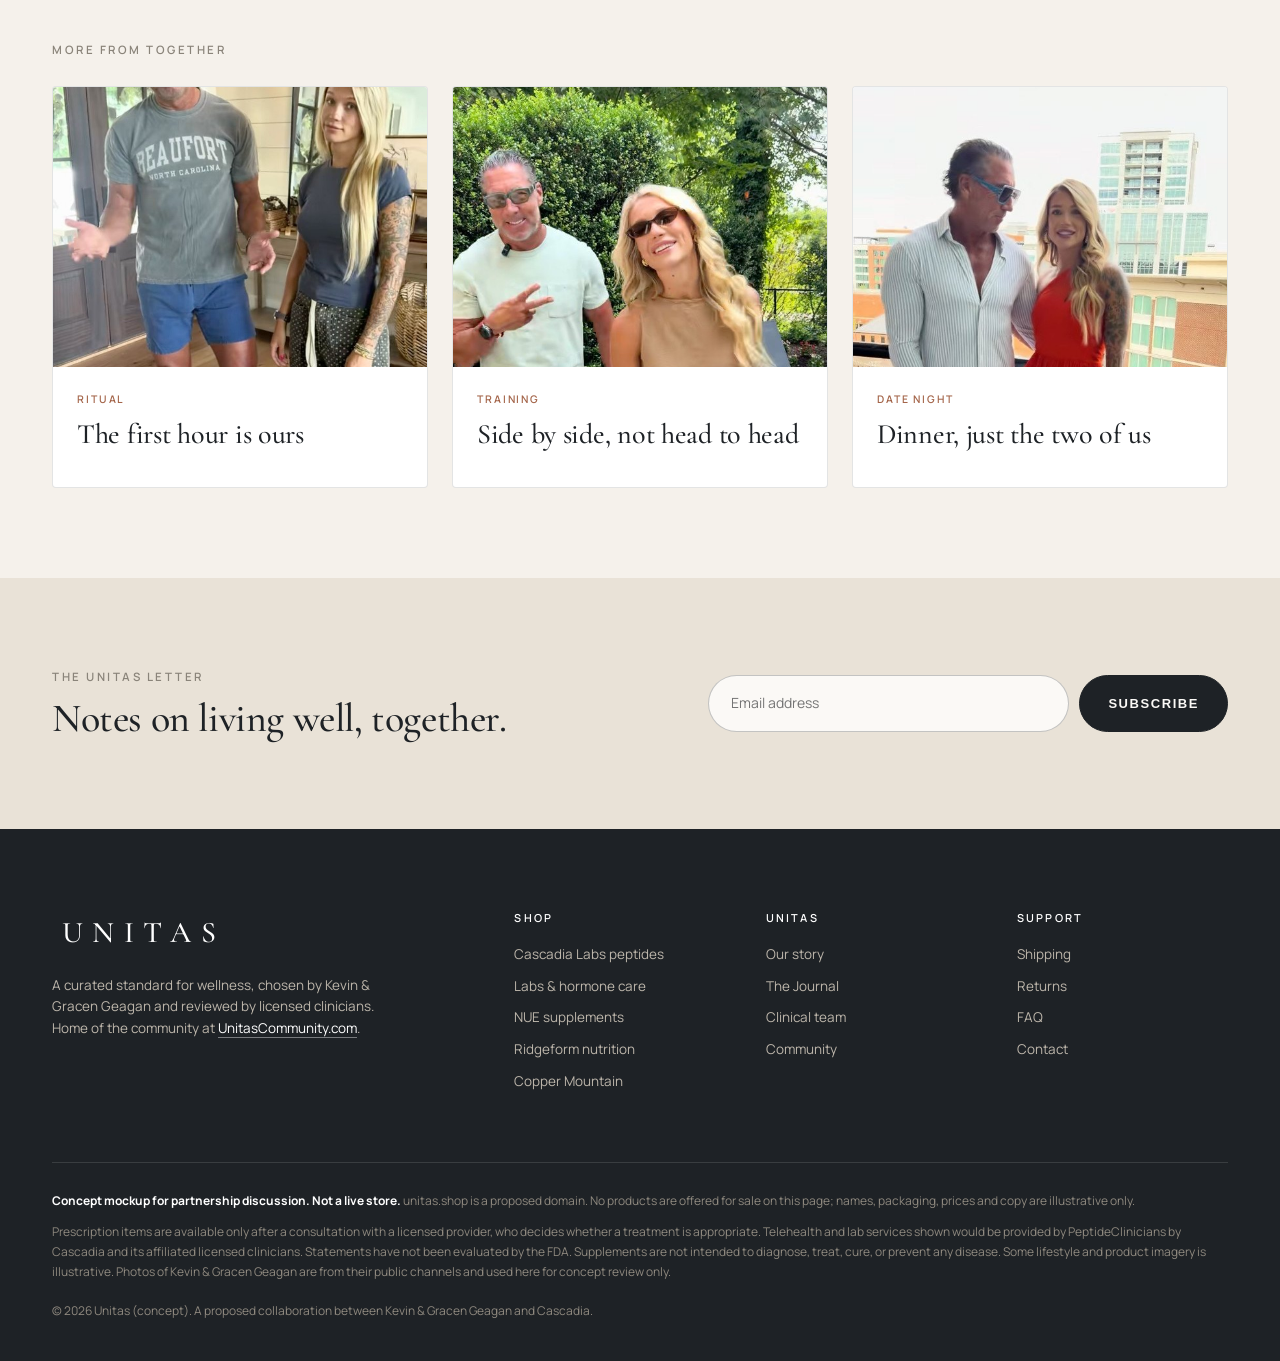
<file: journal/together.html>
<!doctype html>
<html lang="en"><head>
<meta charset="utf-8"><meta name="viewport" content="width=device-width,initial-scale=1">
<meta name="robots" content="noindex,nofollow">
<title>“Only with each other.” · Kevin & Gracen · Unitas Journal (concept)</title>
<meta name="description" content="Unitas: a curated wellness concept. Concept mockup for partnership discussion.">
<link rel="preconnect" href="https://fonts.googleapis.com"><link rel="preconnect" href="https://fonts.gstatic.com" crossorigin>
<link href="https://fonts.googleapis.com/css2?family=Cormorant+Garamond:ital,wght@0,400;0,500;0,600;1,400;1,500&family=Manrope:wght@400;500;600&display=swap" rel="stylesheet">
<link rel="stylesheet" href="../styles.css">
<link rel="icon" href="data:image/svg+xml,%3Csvg xmlns='http://www.w3.org/2000/svg' viewBox='0 0 64 64'%3E%3Crect width='64' height='64' rx='14' fill='%231E2226'/%3E%3Ctext x='32' y='44' font-family='Georgia' font-size='34' fill='%23F5F1EB' text-anchor='middle'%3EU%3C/text%3E%3C/svg%3E">
</head><body>
<div class="concept"><b>Concept mockup</b> for partnership discussion. Not a live store. Products, prices and copy are illustrative.</div>
<header class="nav"><div class="wrap">
  <a class="logo" href="../index.html">UNITAS<small>EST. TOGETHER</small></a>
  <nav><a href="../index.html#shop">Shop</a><a href="../index.html#peptides">Peptides</a><a href="../index.html#labs">Labs &amp; Hormones</a><a href="../index.html#nutrition">Nutrition</a><a href="../index.html#skin">Skin</a><a href="../index.html#journal">Journal</a><a href="../index.html#team">Clinicians</a></nav>
  <div class="icons"><a href="#">Search</a><a href="#">Account</a><a class="cart" href="#">Bag <span>0</span></a></div>
</div></header>

<section class="article-split"><div class="tx"><div class="inner"><div class="eyebrow">The Journal · Together · Interview</div><h1>“Only with each other.”</h1><p>Kevin &amp; Gracen Geagan on the promise at the center of their marriage.</p></div></div><div class="im"><img src="../img/kevin-gracen-wedding.jpg" alt="Kevin and Gracen Geagan on their wedding day"></div></section>
<article class="article">
<div class="samplebox"><b>Sample interview copy for concept purposes.</b> This Q&amp;A is illustrative draft copy written for the Unitas concept and has not been reviewed or approved by Kevin or Gracen Geagan.</div>
<div class="byline"><span>KEVIN &amp; GRACEN GEAGAN</span><span>·</span><span>6 MIN READ</span></div>
<p class="intro">A few years into their marriage, Kevin and Gracen made a quiet agreement: alcohol would only ever be something they share with each other. We sat down with them on their porch outside Asheville to talk about why.</p>

<p class="q">Let’s start simple. What is the commitment?</p>
<p class="a"><b>Gracen</b>It’s exactly what it sounds like. If we have a drink, we have it together. Not at a work dinner without the other person, not out with friends on our own. A glass of wine is something that belongs to us.</p>
<p class="a"><b>Kevin</b>It’s not a rule we hold over each other. It’s more like a promise we both get to keep.</p>

<p class="q">Where did the idea come from?</p>
<p class="a"><b>Kevin</b>Honestly, from noticing how often a drink was the thing that pulled us in different directions. A late night out, a different version of yourself coming home. Nothing dramatic, just small distances.</p>
<p class="a"><b>Gracen</b>We wanted the opposite. If a drink was going to be part of our life, we wanted it to bring us closer, not further apart.</p>

<div class="pull">“If a drink was going to be part of our life, we wanted it to bring us closer.”</div>

<p class="q">Has it changed how much you drink?</p>
<p class="a"><b>Gracen</b>A lot, actually. When it has to be shared, it becomes intentional. It’s a Friday dinner on the porch, a celebration, an anniversary. It stopped being a default.</p>
<p class="a"><b>Kevin</b>And when one of us is training for something or just not feeling it, the other doesn’t drink either. That part surprised me. It made us a team in a way I didn’t expect.</p>

<p class="q">What do you say to people who think it sounds restrictive?</p>
<p class="a"><b>Kevin</b>I get it. But every good marriage has some things that are just yours. For us, this is one of them. It actually feels like freedom, because there’s nothing to negotiate.</p>
<p class="a"><b>Gracen</b>It’s not about alcohol, really. It’s about choosing each other in small, ordinary moments, on purpose.</p>

<p class="q">How does this connect to Unitas?</p>
<p class="a"><b>Gracen</b>Unitas means oneness. Everything we share, from our training to our lab work to the food on our table, is about doing it together. This is just one more expression of that.</p>
<p class="a"><b>Kevin</b>Health isn’t only what you put in your body. It’s the agreements you make with the person next to you.</p>

<p class="q">Any advice for couples who want to try something similar?</p>
<p class="a"><b>Kevin</b>Start with a conversation, not a rule. Ask what you want to protect.</p>
<p class="a"><b>Gracen</b>And make it yours. Ours is about drinking together. Yours might be no phones at dinner, or a walk every night. The point is the promise.</p>

<p class="a" style="margin-top:56px;font-size:13px;color:var(--stone)">Unitas encourages responsible choices. If you choose to drink, please do so in moderation and only if you are of legal drinking age.</p>
<div style="margin-top:40px"><a class="btn btn-ghost" href="../index.html#journal">← Back to the Journal</a></div>
</article>
<section class="more"><div class="wrap"><div class="eyebrow" style="margin-bottom:26px">More from Together</div>
<div class="more grid3" style="padding:0;background:none">
<a class="jfeature" href="#"><div class="im"><img src="../img/journal-home-kg.jpg" alt="Kevin and Gracen at home" style="object-position:center 25%"></div><div class="tx" style="padding:24px"><div class="tag">Ritual</div><h3 style="font-size:28px">The first hour is ours</h3></div></a>
<a class="jfeature" href="#"><div class="im"><img src="../img/kevin-gracen-garden.jpg" alt="Kevin and Gracen Geagan" style="object-position:center 20%"></div><div class="tx" style="padding:24px"><div class="tag">Training</div><h3 style="font-size:28px">Side by side, not head to head</h3></div></a>
<a class="jfeature" href="#"><div class="im"><img src="../img/journal-dinner-kg.jpg" alt="Kevin and Gracen dressed for dinner" style="object-position:center 20%"></div><div class="tx" style="padding:24px"><div class="tag">Date night</div><h3 style="font-size:28px">Dinner, just the two of us</h3></div></a>
</div></div></section>

<section class="news"><div class="wrap">
  <div><div class="eyebrow">The Unitas Letter</div><h2 style="font-size:40px;margin-top:10px">Notes on living well, together.</h2></div>
  <form onsubmit="event.preventDefault();this.querySelector('button').textContent='Thank you';"><input type="email" placeholder="Email address" aria-label="Email address"><button class="btn btn-dark" type="submit">Subscribe</button></form>
</div></section>
<footer><div class="wrap">
  <div class="cols">
    <div><a class="logo" href="../index.html">UNITAS</a><p style="margin-top:18px;max-width:340px">A curated standard for wellness, chosen by Kevin &amp; Gracen Geagan and reviewed by licensed clinicians. Home of the community at <a href="https://unitascommunity.com" style="color:#fff;border-bottom:1px solid rgba(255,255,255,.4)">UnitasCommunity.com</a>.</p></div>
    <div><h5>Shop</h5><ul><li>Cascadia Labs peptides</li><li>Labs &amp; hormone care</li><li>NUE supplements</li><li>Ridgeform nutrition</li><li>Copper Mountain</li></ul></div>
    <div><h5>Unitas</h5><ul><li>Our story</li><li>The Journal</li><li>Clinical team</li><li>Community</li></ul></div>
    <div><h5>Support</h5><ul><li>Shipping</li><li>Returns</li><li>FAQ</li><li>Contact</li></ul></div>
  </div>
  <div class="legal">
    <p><b style="color:#fff">Concept mockup for partnership discussion. Not a live store.</b> unitas.shop is a proposed domain. No products are offered for sale on this page; names, packaging, prices and copy are illustrative only.</p>
    <p>Prescription items are available only after a consultation with a licensed provider, who decides whether a treatment is appropriate. Telehealth and lab services shown would be provided by PeptideClinicians by Cascadia and its affiliated licensed clinicians. Statements have not been evaluated by the FDA. Supplements are not intended to diagnose, treat, cure, or prevent any disease. Some lifestyle and product imagery is illustrative. Photos of Kevin &amp; Gracen Geagan are from their public channels and used here for concept review only.</p>
    <p style="margin-top:18px">© 2026 Unitas (concept). A proposed collaboration between Kevin &amp; Gracen Geagan and Cascadia.</p>
  </div>
</div></footer>
<script>
const io=new IntersectionObserver(es=>es.forEach(e=>{if(e.isIntersecting){e.target.classList.add('in');io.unobserve(e.target)}}),{threshold:.12});
document.querySelectorAll('.reveal').forEach(el=>io.observe(el));
</script>
</body></html>
</file>
<file: styles.css>
:root{
  --bone:#F5F1EB; --paper:#FBF9F6; --sand:#E9E2D7; --stone:#8A847A; --ink:#1E2226; --ink2:#3A3F44;
  --slate:#56605E; --copper:#A4654A; --navy:#093260; --line:rgba(30,34,38,.12);
  --serif:"Cormorant Garamond",Georgia,serif; --sans:"Manrope",system-ui,-apple-system,Segoe UI,sans-serif;
}
*{box-sizing:border-box;margin:0;padding:0}
html{scroll-behavior:smooth}
body{background:var(--paper);color:var(--ink);font-family:var(--sans);font-size:16px;line-height:1.6;-webkit-font-smoothing:antialiased}
img{display:block;max-width:100%}
a{color:inherit;text-decoration:none}
.wrap{max-width:1240px;margin:0 auto;padding:0 32px}
.eyebrow{font-size:11.5px;letter-spacing:.22em;text-transform:uppercase;color:var(--stone);font-weight:600}
h1,h2,h3,h4{font-family:var(--serif);font-weight:500;letter-spacing:-.01em;line-height:1.05}
h2{font-size:clamp(36px,4.4vw,58px)}
h3{font-size:28px}
p.lede{font-size:18px;color:var(--ink2);max-width:560px}
.btn{display:inline-flex;align-items:center;gap:10px;padding:15px 28px;border-radius:999px;font-size:13px;letter-spacing:.12em;text-transform:uppercase;font-weight:600;transition:all .3s ease;border:1px solid var(--ink)}
.btn-dark{background:var(--ink);color:var(--paper)}
.btn-dark:hover{background:transparent;color:var(--ink)}
.btn-light{border-color:rgba(255,255,255,.7);color:#fff}
.btn-light:hover{background:#fff;color:var(--ink)}
.btn-ghost{background:transparent}
.btn-ghost:hover{background:var(--ink);color:var(--paper)}
.ph{position:absolute;right:10px;bottom:10px;font-size:9.5px;letter-spacing:.14em;text-transform:uppercase;background:rgba(20,22,24,.45);color:rgba(255,255,255,.85);padding:4px 8px;border-radius:3px;backdrop-filter:blur(4px)}
.rel{position:relative}

/* concept banner */
.concept{background:var(--ink);color:#E9E2D7;font-size:12px;letter-spacing:.08em;text-align:center;padding:9px 16px}
.concept b{color:#fff;font-weight:600}

/* nav */
header.nav{position:sticky;top:0;z-index:50;background:rgba(251,249,246,.88);backdrop-filter:saturate(1.4) blur(14px);border-bottom:1px solid var(--line)}
.nav .wrap{display:flex;align-items:center;justify-content:space-between;height:74px}
.logo{font-family:var(--serif);font-size:30px;letter-spacing:.32em;font-weight:500;padding-left:.32em}
.logo small{display:block;font-family:var(--sans);font-size:9px;letter-spacing:.38em;color:var(--stone);text-align:center;margin-top:-4px}
.nav nav{display:flex;gap:30px;font-size:13px;letter-spacing:.06em}
.nav nav a{position:relative;padding:4px 0}
.nav nav a:after{content:"";position:absolute;left:0;bottom:-2px;width:0;height:1px;background:var(--ink);transition:width .3s}
.nav nav a:hover:after{width:100%}
.nav .icons{display:flex;gap:20px;align-items:center;font-size:13px}
.cart{display:inline-flex;align-items:center;gap:6px}
.cart span{background:var(--ink);color:#fff;border-radius:50%;width:18px;height:18px;font-size:10px;display:grid;place-items:center}

/* hero */
.hero{position:relative;min-height:88vh;display:flex;align-items:flex-end;color:#fff;overflow:hidden}
.hero img.bg{position:absolute;inset:0;width:100%;height:100%;object-fit:cover;object-position:60% 40%;transform:scale(1.04);animation:slowzoom 18s ease-out forwards}
@keyframes slowzoom{to{transform:scale(1)}}
.hero:before{content:"";position:absolute;inset:0;background:linear-gradient(90deg,rgba(18,20,22,.62) 0%,rgba(18,20,22,.25) 45%,rgba(18,20,22,0) 70%),linear-gradient(0deg,rgba(18,20,22,.45),transparent 40%);z-index:1}
.hero .wrap{position:relative;z-index:2;padding-bottom:96px;width:100%}
.hero .eyebrow{color:rgba(255,255,255,.8)}
.hero h1{font-size:clamp(54px,8vw,112px);margin:18px 0 22px;max-width:760px;font-weight:400}
.hero h1 em{font-style:italic}
.hero p{font-size:19px;max-width:500px;color:rgba(255,255,255,.88);margin-bottom:34px}
.hero .ctas{display:flex;gap:14px;flex-wrap:wrap}
.hero .btn-dark{background:#fff;color:var(--ink);border-color:#fff}
.hero .btn-dark:hover{background:transparent;color:#fff}

/* marquee brands */
.brands{border-bottom:1px solid var(--line);background:var(--bone)}
.brands .wrap{display:flex;justify-content:space-between;align-items:center;gap:24px;padding-top:26px;padding-bottom:26px;flex-wrap:wrap}
.brands span{font-family:var(--serif);font-size:22px;color:var(--ink2);letter-spacing:.06em}
.brands span.sans{font-family:var(--sans);font-size:14px;letter-spacing:.32em;font-weight:500}
.brands .dot{width:4px;height:4px;border-radius:50%;background:var(--stone);opacity:.5}

section{padding:120px 0}
.sec-head{display:flex;justify-content:space-between;align-items:flex-end;gap:40px;margin-bottom:56px;flex-wrap:wrap}
.sec-head h2{margin-top:14px;max-width:640px}
.sec-head p{max-width:420px;color:var(--ink2)}

/* categories */
.cats{display:grid;grid-template-columns:repeat(5,1fr);gap:18px}
.cat{position:relative;border-radius:4px;overflow:hidden;aspect-ratio:3/4;background:var(--sand)}
.cat img{width:100%;height:100%;object-fit:cover;transition:transform 1.2s cubic-bezier(.2,.7,.2,1)}
.cat:hover img{transform:scale(1.06)}
.cat .lab{position:absolute;left:0;right:0;bottom:0;padding:22px 20px;color:#fff;background:linear-gradient(0deg,rgba(18,20,22,.7),transparent)}
.cat .lab h4{font-size:26px}
.cat .lab small{font-size:11px;letter-spacing:.18em;text-transform:uppercase;opacity:.85}

/* founders */
.founders{background:var(--bone)}
.split{display:grid;grid-template-columns:1.1fr 1fr;gap:80px;align-items:center}
.split .img{border-radius:4px;overflow:hidden;position:relative}
.split .img img{width:100%;aspect-ratio:4/3.4;object-fit:cover}
.sig{font-family:var(--serif);font-style:italic;font-size:30px;margin-top:28px}
.stats{display:flex;gap:44px;margin-top:40px;padding-top:30px;border-top:1px solid var(--line)}
.stats b{font-family:var(--serif);font-size:42px;font-weight:500;display:block;line-height:1}
.stats small{font-size:12px;letter-spacing:.1em;text-transform:uppercase;color:var(--stone)}

/* product grid */
.grid{display:grid;grid-template-columns:repeat(4,1fr);gap:22px}
.card{background:#fff;border:1px solid var(--line);border-radius:4px;overflow:hidden;transition:transform .4s,box-shadow .4s;display:flex;flex-direction:column}
.card:hover{transform:translateY(-4px);box-shadow:0 20px 40px -24px rgba(30,34,38,.35)}
.card .thumb{background:linear-gradient(180deg,#F1ECE4,#E6DED2);aspect-ratio:1/1;display:grid;place-items:center;position:relative}
.card .thumb svg{height:78%}
.card .body{padding:20px 20px 22px;display:flex;flex-direction:column;flex:1}
.card .body h4{font-size:24px;margin-bottom:4px}
.card .body .kind{font-size:11px;letter-spacing:.16em;text-transform:uppercase;color:var(--stone);margin-bottom:10px}
.card .body p{font-size:13.5px;color:var(--ink2);flex:1}
.card .row{display:flex;justify-content:space-between;align-items:center;margin-top:16px;padding-top:14px;border-top:1px solid var(--line);font-size:14px}
.card .row a{font-size:11px;letter-spacing:.16em;text-transform:uppercase;font-weight:600;border-bottom:1px solid var(--ink);padding-bottom:2px}
.badge{position:absolute;top:12px;left:12px;font-size:9.5px;letter-spacing:.16em;text-transform:uppercase;background:var(--ink);color:#fff;padding:5px 8px;border-radius:2px}
.notice{margin-top:34px;font-size:13px;color:var(--ink2);border-left:2px solid var(--copper);padding:12px 18px;background:var(--bone);max-width:880px}
.banner-img{border-radius:4px;overflow:hidden;margin-bottom:44px;position:relative}
.banner-img img{width:100%;aspect-ratio:21/8;object-fit:cover}
.banner-img .cap{position:absolute;left:36px;bottom:30px;color:var(--ink);background:rgba(251,249,246,.85);backdrop-filter:blur(8px);padding:18px 24px;border-radius:3px;max-width:420px}
.banner-img .cap b{font-family:var(--serif);font-size:26px;font-weight:500;display:block}
.banner-img .cap small{font-size:13px;color:var(--ink2)}

/* PeptideClinicians */
.pc{background:#EEF2F6}
.pc .brandmark{display:flex;align-items:center;gap:14px;color:var(--navy)}
.pc .brandmark img{width:58px}
.pc .brandmark strong{font-family:var(--serif);font-size:34px;font-weight:600;letter-spacing:.005em;display:block;line-height:1}
.pc .brandmark small{font-size:12px;letter-spacing:.2em;text-transform:uppercase;color:#4d6280}
.pc h2{color:var(--navy)}
.pc .svc{display:grid;grid-template-columns:repeat(3,1fr);gap:20px;margin-top:50px}
.pc .s{background:#fff;border:1px solid #c9d3e0;border-radius:4px;padding:30px 28px}
.pc .s h4{font-size:26px;color:var(--navy);margin:10px 0 8px}
.pc .s p{font-size:14px;color:#3b4a5e}
.pc .s .price{margin-top:18px;font-size:14px;color:var(--navy);font-weight:600}
.pc .btn-navy{background:var(--navy);color:#fff;border-color:var(--navy)}
.pc .btn-navy:hover{background:transparent;color:var(--navy)}
.steps{display:flex;gap:30px;margin-top:34px;flex-wrap:wrap}
.steps div{flex:1;min-width:150px;border-top:1px solid #c9d3e0;padding-top:14px;font-size:14px;color:#3b4a5e}
.steps b{display:block;font-family:var(--serif);font-size:22px;color:var(--navy);font-weight:600}

/* brand blocks */
.brandblock .split{grid-template-columns:1fr 1fr}
.brandblock.alt{background:var(--bone)}
.wordmark{font-family:var(--serif);font-size:44px;letter-spacing:.2em;font-weight:500}
.wordmark.sans{font-family:var(--sans);font-size:30px;letter-spacing:.42em;font-weight:500}
.plist{margin-top:30px;border-top:1px solid var(--line)}
.plist div{display:flex;justify-content:space-between;align-items:baseline;padding:16px 0;border-bottom:1px solid var(--line);gap:20px}
.plist b{font-weight:600;font-size:15px}
.plist small{display:block;color:var(--stone);font-size:13px;font-weight:400}
.plist span{font-size:14px;white-space:nowrap}

/* copper */
.copper{background:#1F2226;color:#EDE6DC}
.copper .eyebrow{color:#C79A82}
.copper h2 em{color:#D3A387;font-style:italic}
.copper p.lede{color:#CFC7BC}
.copper .btn{border-color:#EDE6DC;color:#EDE6DC}
.copper .btn:hover{background:#EDE6DC;color:#1F2226}
.copper .img img{aspect-ratio:1/1}

/* ugc */
.ugc{display:grid;grid-template-columns:repeat(4,1fr);gap:16px}
.ugc .tile{position:relative;border-radius:6px;overflow:hidden;aspect-ratio:9/14}
.ugc .tile img{width:100%;height:100%;object-fit:cover;transition:transform 1s}
.ugc .tile:hover img{transform:scale(1.05)}
.ugc .tile .meta{position:absolute;left:14px;right:14px;bottom:14px;color:#fff;font-size:13px;text-shadow:0 1px 8px rgba(0,0,0,.4)}
.ugc .tile .meta b{display:block;font-weight:600}
.ugc .tile:before{content:"";position:absolute;inset:0;background:linear-gradient(0deg,rgba(0,0,0,.55),transparent 45%);z-index:1}
.ugc .tile .meta,.ugc .tile .play,.ugc .tile .handle{z-index:2}
.play{position:absolute;top:14px;right:14px;width:38px;height:38px;border-radius:50%;background:rgba(255,255,255,.25);backdrop-filter:blur(6px);display:grid;place-items:center}
.handle{position:absolute;top:16px;left:14px;color:#fff;font-size:12px;font-weight:600;letter-spacing:.04em}

/* journal */
.journal{background:var(--bone)}
.jgrid{display:grid;grid-template-columns:1.5fr 1fr;gap:28px}
.jfeature{background:#fff;border-radius:4px;overflow:hidden;border:1px solid var(--line);display:flex;flex-direction:column}
.jfeature .im{position:relative}
.jfeature img{width:100%;aspect-ratio:16/10;object-fit:cover}
.jfeature .tx{padding:34px 36px 38px}
.jfeature h3{font-size:40px;margin:12px 0 14px}
.jfeature p{color:var(--ink2)}
.jfeature .read{display:inline-block;margin-top:22px;font-size:12px;letter-spacing:.16em;text-transform:uppercase;font-weight:600;border-bottom:1px solid var(--ink);padding-bottom:3px}
.jside{display:flex;flex-direction:column;gap:22px}
.jcard{display:grid;grid-template-columns:150px 1fr;gap:20px;background:#fff;border:1px solid var(--line);border-radius:4px;overflow:hidden;align-items:center}
.jcard .im{position:relative;height:100%}
.jcard img{width:100%;height:100%;min-height:150px;object-fit:cover}
.jcard .tx{padding:18px 20px 18px 0}
.jcard h4{font-size:23px;margin:6px 0}
.jcard p{font-size:13px;color:var(--ink2)}
.tag{font-size:10.5px;letter-spacing:.18em;text-transform:uppercase;color:var(--copper);font-weight:600}

/* team */
.team{display:grid;grid-template-columns:1fr 1fr;gap:36px}
.member{display:grid;grid-template-columns:1fr;gap:26px;padding:0 0 34px;overflow:hidden;border:1px solid var(--line);border-radius:4px;background:#fff}
.member .im{overflow:hidden;aspect-ratio:4/3;position:relative;background:var(--ink)}
.member > div:last-child{padding:0 34px}
.member img{width:100%;height:100%;object-fit:cover;object-position:center 22%}
.member h3{font-size:32px}
.member .role{font-size:11.5px;letter-spacing:.16em;text-transform:uppercase;color:var(--copper);font-weight:600;margin:8px 0 14px}
.member p{font-size:14.5px;color:var(--ink2)}
.member ul{list-style:none;margin-top:14px;display:flex;flex-wrap:wrap;gap:8px}
.member li{font-size:11.5px;border:1px solid var(--line);padding:5px 10px;border-radius:99px;color:var(--ink2)}

/* testimonials */
.quotes{display:grid;grid-template-columns:repeat(3,1fr);gap:28px}
.quote{padding:34px;border-top:1px solid var(--ink)}
.quote p{font-family:var(--serif);font-size:24px;line-height:1.3}
.quote small{display:block;margin-top:18px;font-size:12px;letter-spacing:.12em;text-transform:uppercase;color:var(--stone)}
.sample{font-size:11px;letter-spacing:.14em;text-transform:uppercase;color:var(--stone);margin-top:26px;text-align:center}

/* community */
.community{position:relative;color:#fff;text-align:center;padding:150px 0;overflow:hidden}
.community img{position:absolute;inset:0;width:100%;height:100%;object-fit:cover}
.community:before{content:"";position:absolute;inset:0;background:rgba(20,22,24,.55);z-index:1}
.community .wrap{position:relative;z-index:2}
.community h2{font-size:clamp(40px,5.5vw,72px);margin:16px auto 20px;max-width:820px;font-weight:400}
.community p{max-width:560px;margin:0 auto 34px;color:rgba(255,255,255,.85);font-size:18px}
.community .eyebrow{color:rgba(255,255,255,.75)}

/* newsletter */
.news{background:var(--sand);padding:90px 0}
.news .wrap{display:flex;justify-content:space-between;align-items:center;gap:40px;flex-wrap:wrap}
.news form{display:flex;gap:10px;flex:1;max-width:520px}
.news input{flex:1;padding:16px 22px;border-radius:999px;border:1px solid rgba(30,34,38,.25);background:var(--paper);font:inherit;font-size:14px}

footer{background:var(--ink);color:#BDB6AB;padding:80px 0 40px;font-size:13.5px}
footer .cols{display:grid;grid-template-columns:2fr 1fr 1fr 1fr;gap:40px;margin-bottom:60px}
footer h5{font-size:11px;letter-spacing:.2em;text-transform:uppercase;color:#fff;margin-bottom:18px;font-weight:600}
footer li{list-style:none;margin-bottom:10px}
footer .logo{color:#fff}
footer .legal{border-top:1px solid rgba(255,255,255,.12);padding-top:28px;font-size:12px;line-height:1.7;color:#8f897f}
footer .legal p+p{margin-top:10px}

/* reveal */
.reveal{opacity:0;transform:translateY(24px);transition:opacity 1s ease,transform 1s ease}
.reveal.in{opacity:1;transform:none}

/* article page */
.article-hero{position:relative;height:72vh;min-height:480px;color:#fff;display:flex;align-items:flex-end;overflow:hidden}
.article-hero img{position:absolute;inset:0;width:100%;height:100%;object-fit:cover}
.article-hero:before{content:"";position:absolute;inset:0;background:linear-gradient(0deg,rgba(18,20,22,.7),rgba(18,20,22,.05) 60%);z-index:1}
.article-hero .wrap{position:relative;z-index:2;padding-bottom:70px}
.article-hero h1{font-size:clamp(44px,6vw,84px);font-weight:400;max-width:900px;margin-top:14px}
.article-hero .eyebrow{color:rgba(255,255,255,.8)}
.article{max-width:740px;margin:0 auto;padding:80px 32px 110px}
.article .samplebox{font-size:12.5px;letter-spacing:.04em;background:var(--bone);border:1px dashed rgba(30,34,38,.3);padding:14px 18px;border-radius:3px;margin-bottom:46px;color:var(--ink2)}
.article .intro{font-family:var(--serif);font-size:28px;line-height:1.35;margin-bottom:46px}
.article .q{font-family:var(--serif);font-size:26px;font-weight:600;margin:46px 0 12px;line-height:1.25}
.article .a{font-size:17px;color:var(--ink2);line-height:1.75}
.article .a b{color:var(--ink);font-weight:600;letter-spacing:.04em;font-size:12px;text-transform:uppercase;margin-right:8px}
.article .a+.a{margin-top:14px}
.pull{font-family:var(--serif);font-style:italic;font-size:36px;line-height:1.25;text-align:center;margin:64px 0;padding:40px 0;border-top:1px solid var(--line);border-bottom:1px solid var(--line)}
.byline{display:flex;gap:18px;align-items:center;font-size:13px;color:var(--stone);margin-bottom:40px;letter-spacing:.06em}
.more{background:var(--bone);padding:90px 0}
.more .grid3{display:grid;grid-template-columns:repeat(3,1fr);gap:24px}

@media(max-width:1080px){
  .cats{grid-template-columns:repeat(3,1fr)}
  .grid{grid-template-columns:repeat(3,1fr)}
  .split,.brandblock .split{grid-template-columns:1fr;gap:44px}
  .jgrid,.team{grid-template-columns:1fr}
  .pc .svc{grid-template-columns:1fr 1fr}
  .nav nav{display:none}
}
@media(max-width:720px){
  .wrap{padding:0 20px}
  section{padding:80px 0}
  .cats,.grid,.ugc{grid-template-columns:1fr 1fr}
  .quotes,.pc .svc,.more .grid3{grid-template-columns:1fr}
  .member{grid-template-columns:1fr}
  .jcard{grid-template-columns:110px 1fr}
  footer .cols{grid-template-columns:1fr 1fr}
  .banner-img .cap{position:static;max-width:none}
  .banner-img img{aspect-ratio:16/9}
}
html,body{overflow-x:hidden}
.article-hero:before{background:linear-gradient(0deg,rgba(18,20,22,.82),rgba(18,20,22,.35) 55%,rgba(18,20,22,.1))}
.article-hero img{object-position:center 30%}
@media(max-width:720px){
  .nav .icons a:not(.cart){display:none}
  .hero{min-height:92vh}
  .hero img.bg{object-position:72% 40%}
  .hero:before{background:linear-gradient(0deg,rgba(18,20,22,.75) 0%,rgba(18,20,22,.35) 55%,rgba(18,20,22,.1))}
  .brands .dot{display:none}
  .brands .wrap{justify-content:center;gap:14px 26px}
  .brands span{font-size:18px}
}
.member .im{aspect-ratio:1/1}
.member img{object-position:center top}
/* split hero with real photo */
.hero-split{display:grid;grid-template-columns:1fr 1fr;min-height:calc(100vh - 110px);align-items:stretch;background:#1E2226;color:#F5F1EB}
.hero-split:before{display:none}
.hero-split .hero-text{display:flex;align-items:center;padding:80px 0}
.hero-split .inner{padding:0 64px 0 max(32px,calc((100vw - 1240px)/2 + 32px));max-width:720px}
.hero-split h1{font-size:clamp(54px,6.6vw,104px);margin:20px 0 24px;font-weight:400}
.hero-split p{font-size:18px;color:rgba(245,241,235,.82);max-width:460px;margin-bottom:36px}
.hero-split .hero-img{position:relative;overflow:hidden}
.hero-split .hero-img img{position:absolute;inset:0;width:100%;height:100%;object-fit:cover;object-position:center 25%;animation:slowzoom 18s ease-out forwards;transform:scale(1.04)}
.credit{position:absolute;left:18px;bottom:16px;font-size:10.5px;letter-spacing:.18em;text-transform:uppercase;color:rgba(255,255,255,.85);z-index:2}
.founders-img img{aspect-ratio:4/5!important;object-position:center 30%}
.split .founders-img{max-width:520px;justify-self:center;width:100%}
.jfeature img{aspect-ratio:4/3}
.article-split{display:grid;grid-template-columns:1.1fr 1fr;background:#1E2226;color:#F5F1EB;min-height:78vh}
.article-split .tx{display:flex;align-items:center}
.article-split .inner{padding:80px 64px 80px max(32px,calc((100vw - 1240px)/2 + 32px))}
.article-split h1{font-size:clamp(46px,5.6vw,86px);font-weight:400;margin:16px 0 20px}
.article-split p{color:rgba(245,241,235,.8);font-size:18px;max-width:440px}
.article-split .eyebrow{color:rgba(245,241,235,.7)}
.article-split .im{position:relative;overflow:hidden;min-height:420px}
.article-split .im img{position:absolute;inset:0;width:100%;height:100%;object-fit:cover;object-position:center 30%}
@media(max-width:900px){
  .hero-split,.article-split{grid-template-columns:1fr}
  .hero-split .hero-img{min-height:72vh;order:-1}
  .hero-split .inner,.article-split .inner{padding:48px 24px}
  .article-split .im{min-height:60vh;order:-1}
}
.hero-split,.article-split{padding:0!important}
.founders-img img{aspect-ratio:2/3!important;object-position:center top}
.card .thumb img.vial{width:78%;height:88%;object-fit:contain;mix-blend-mode:multiply}
.banner-img img[src*="vials-row"]{object-position:center 60%}
.vials-banner .cap{position:static;max-width:none;background:transparent;backdrop-filter:none;padding:18px 4px 0;display:flex;gap:18px;align-items:baseline;flex-wrap:wrap}
.vials-banner img{aspect-ratio:24/8;border-radius:4px}
/* NUE supplements: amber + green */
.nue{--amber:#8A4B1E;--green:#1F4D2E;--green2:#2F7A45;background:#F4EFE7}
.nue .eyebrow{color:var(--green2)}
.nue-wordmark{font-family:var(--sans);font-weight:500;font-size:46px;letter-spacing:.38em;color:var(--green);margin:14px 0 8px}
.nue .plist{border-color:rgba(138,75,30,.25)}
.nue .plist div{border-color:rgba(138,75,30,.18)}
.nue .plist span,.nue .card .row span{color:var(--amber);font-weight:600}
.nue .split .img img{aspect-ratio:1/1;object-fit:cover}
.btn-nue{background:var(--green);color:#F4EFE7;border-color:var(--green)}
.btn-nue:hover{background:transparent;color:var(--green)}
.nue-grid{margin-top:64px}
.nue .card .thumb{aspect-ratio:3/4;background:linear-gradient(180deg,#ECE7E1,#D9D3CC);overflow:hidden}
.nue .card .thumb img{width:100%;height:100%;object-fit:cover;object-position:center top}
.nue .card .kind{color:var(--green2)}
.nue .card .row a{border-color:var(--green);color:var(--green)}
.nue-render{width:62%;height:84%;display:flex;flex-direction:column;align-items:center;margin-top:8%}
.nue-render .cap{width:96%;height:17%;border-radius:6px 6px 2px 2px;background:linear-gradient(90deg,#0f3d22,#2f8a4a 30%,#5fbf73 45%,#2a7a40 60%,#0f3d22);box-shadow:inset 0 -3px 6px rgba(0,0,0,.35)}
.nue-render .glass{position:relative;width:100%;flex:1;border-radius:10px 10px 14px 14px;background:radial-gradient(120% 80% at 35% 30%,#a8582a 0%,#6e3214 45%,#3a170a 100%);box-shadow:inset 8px 0 18px rgba(255,255,255,.12),inset -10px 0 20px rgba(0,0,0,.35);color:#fff;font-family:var(--sans);overflow:hidden}
.nue-render .nm{position:absolute;left:10%;top:9%;font-family:var(--serif);font-size:clamp(16px,1.6vw,22px)}
.nue-render .sb{position:absolute;left:10%;top:22%;font-size:9px;opacity:.85;right:8%}
.nue-render .wm{position:absolute;left:8%;right:8%;bottom:14%;font-size:clamp(34px,3.6vw,52px);letter-spacing:.12em;font-weight:500;text-align:center}
.nue-render .ft{position:absolute;left:10%;bottom:5%;font-size:7.5px;opacity:.8}
/* Copper Mountain: navy + copper */
.copper{--cmnavy:#16233F;--cmnavy2:#22345A;--cu:#C08457;--cu2:#E0A97E;background:linear-gradient(180deg,#16233F,#1B2B4C);color:#E9EDF4}
.copper .eyebrow{color:var(--cu2)}
.copper h2 em{color:var(--cu2)}
.copper p.lede{color:#C4CCDA}
.copper .plist{border-color:rgba(192,132,87,.35)}
.copper .plist div{border-color:rgba(192,132,87,.22)}
.copper .plist small{color:#9BA6BA}
.copper .plist span{color:var(--cu2)}
.copper .btn{border-color:var(--cu);color:#F3E3D6;background:transparent}
.copper .btn:hover{background:var(--cu);color:var(--cmnavy)}
.copper .img img{aspect-ratio:4/3!important;object-fit:cover}
.cm-grid{grid-template-columns:repeat(3,1fr);margin-top:64px}
.copper .card{background:#1F3056;border-color:rgba(192,132,87,.25)}
.copper .card .thumb{aspect-ratio:3/4;background:#16233F;overflow:hidden}
.copper .card .thumb img{width:100%;height:100%;object-fit:cover}
.copper .card .body h4{color:#F1F3F8}
.copper .card .kind{color:var(--cu2)}
.copper .card .body p{color:#B9C2D3}
.copper .card .row{border-color:rgba(192,132,87,.25);color:var(--cu2)}
.copper .card .row a{border-color:var(--cu);color:#F3E3D6}
@media(max-width:720px){.cm-grid{grid-template-columns:1fr 1fr}}
</file>
